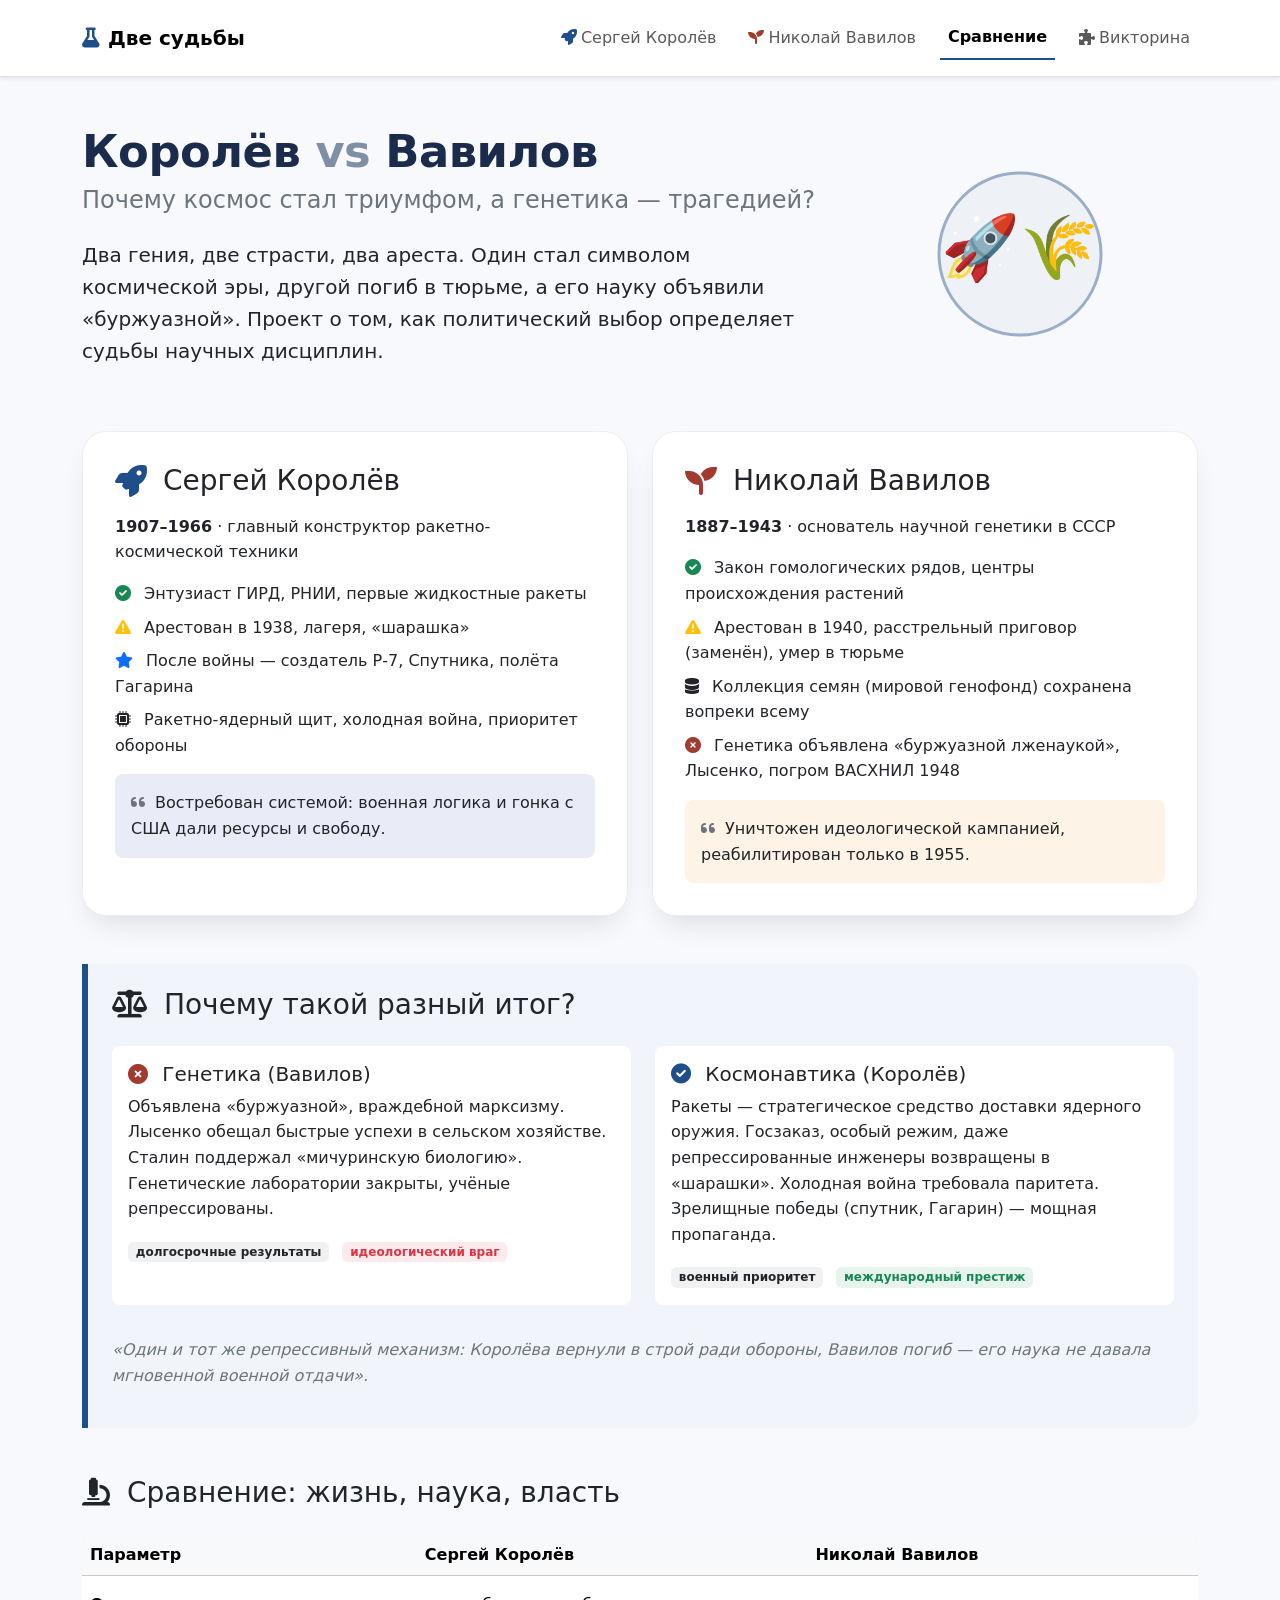
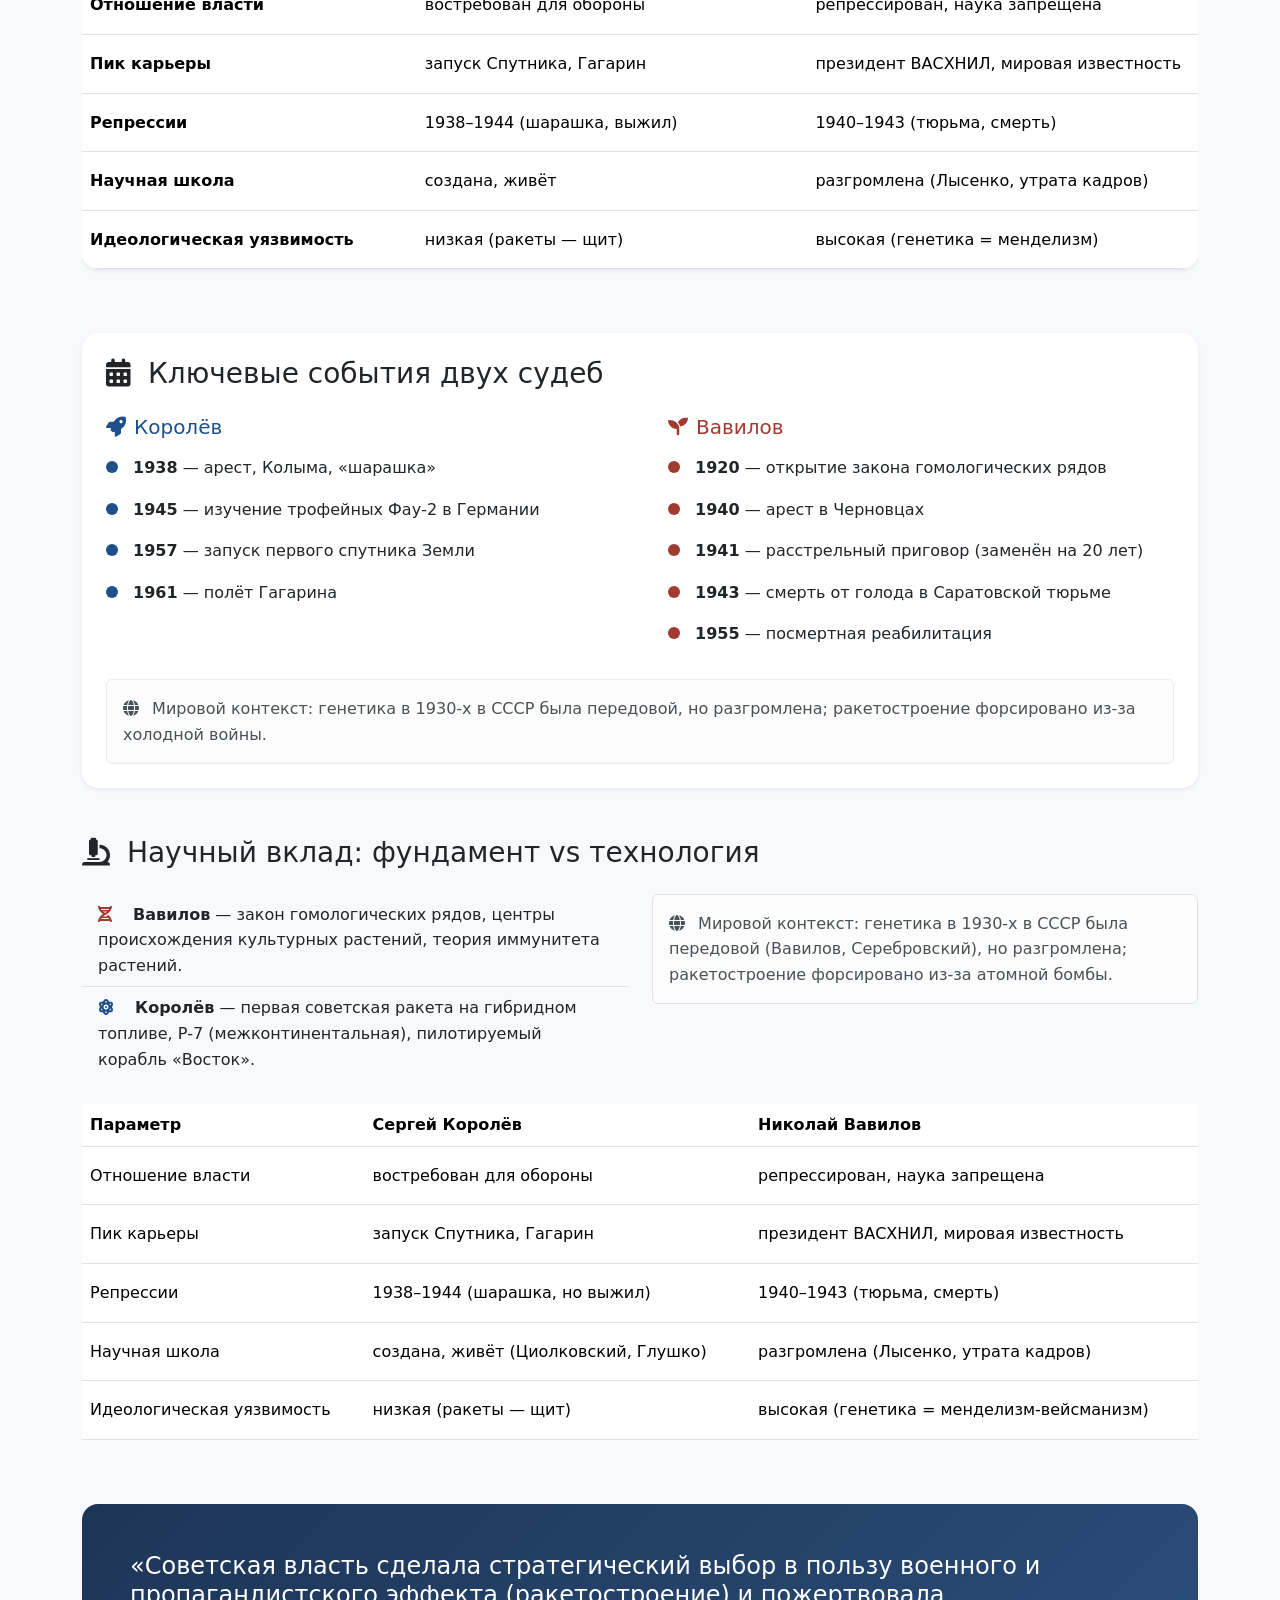
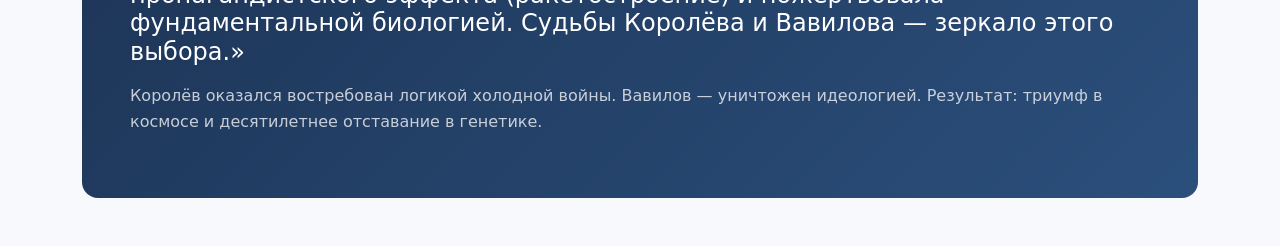
<file: index.html>
<!DOCTYPE html>
<html lang="ru">
<head>
    <meta charset="UTF-8">
    <meta name="viewport" content="width=device-width, initial-scale=1.0">
    <title>Две судьбы: Королёв и Вавилов | Главная</title>
    <link href="https://cdn.jsdelivr.net/npm/bootstrap@5.3.2/dist/css/bootstrap.min.css" rel="stylesheet">
    <link rel="stylesheet" href="https://cdnjs.cloudflare.com/ajax/libs/font-awesome/6.0.0-beta3/css/all.min.css">
    <link rel="stylesheet" href="style.css">
</head>
<body>

    <!-- навигация -->
    <nav class="navbar navbar-expand-lg bg-white py-3 border-bottom shadow-sm">
        <div class="container">
            <a class="navbar-brand fw-bold" href="index.html">
                <i class="fas fa-flask me-2" style="color:#1e4f8a;"></i>Две судьбы
            </a>
            <button class="navbar-toggler" type="button" data-bs-toggle="collapse" data-bs-target="#navbarNav">
                <span class="navbar-toggler-icon"></span>
            </button>
            <div class="collapse navbar-collapse" id="navbarNav">
            <ul class="navbar-nav ms-auto align-items-center gap-3">
                <li class="nav-item"><a class="nav-link" href="korolev.html"><i class="fas fa-rocket korolev-color me-1"></i>Сергей Королёв</a></li>
                <li class="nav-item"><a class="nav-link" href="vavilov.html"><i class="fas fa-seedling vavilov-color me-1"></i>Николай Вавилов</a></li>
                <li class="nav-item"><a class="nav-link active" href="index.html">Сравнение</a></li>
                <li class="nav-item"><a class="nav-link" href="quiz.html"><i class="fas fa-puzzle-piece me-1"></i>Викторина</a></li>
            </ul>
        </div>
        </div>
    </nav>

    <!-- главная шапка -->
    <div class="container mt-5">
        <div class="row align-items-center g-4">
            <div class="col-lg-8">
                <h1 class="hero-title">Королёв <span style="color:#7f8fa6;">vs</span> Вавилов</h1>
                <h4 class="text-secondary fw-light">Почему космос стал триумфом, а генетика — трагедией?</h4>
                <p class="lead mt-4">Два гения, две страсти, два ареста. Один стал символом космической эры, другой погиб в тюрьме, а его науку объявили «буржуазной». Проект о том, как политический выбор определяет судьбы научных дисциплин.</p>
            </div>
            <div class="col-lg-4 text-center">
                <img src="data:image/svg+xml,%3Csvg xmlns='http://www.w3.org/2000/svg' viewBox='0 0 120 120'%3E%3Ccircle cx='60' cy='60' r='54' fill='%23eef2f7' stroke='%239aaec9' stroke-width='2'/%3E%3Ctext x='60' y='70' font-size='42' text-anchor='middle' fill='%23344e6c' font-family='Arial'%3E🚀🌾%3C/text%3E%3C/svg%3E" alt="символы" class="img-fluid" style="max-width:180px;">
            </div>
        </div>
    </div>

    <!-- краткие биографии (карточки) -->
    <div class="container my-5">
        <div class="row g-4">
            <!-- Королёв -->
            <div class="col-md-6">
                <div class="section-card">
                    <div class="d-flex align-items-center mb-3">
                        <i class="fas fa-rocket fa-2x korolev-color me-3"></i>
                        <h2 class="h3 mb-0">Сергей Королёв</h2>
                    </div>
                    <p><span class="fw-bold">1907–1966</span> · главный конструктор ракетно-космической техники</p>
                    <ul class="list-unstyled">
                        <li class="mb-2"><i class="fas fa-check-circle text-success me-2"></i> Энтузиаст ГИРД, РНИИ, первые жидкостные ракеты</li>
                        <li class="mb-2"><i class="fas fa-exclamation-triangle text-warning me-2"></i> Арестован в 1938, лагеря, «шарашка»</li>
                        <li class="mb-2"><i class="fas fa-star text-primary me-2"></i> После войны — создатель Р-7, Спутника, полёта Гагарина</li>
                        <li class="mb-2"><i class="fas fa-microchip me-2"></i> Ракетно‑ядерный щит, холодная война, приоритет обороны</li>
                    </ul>
                    <div class="bg-soft-primary p-3 rounded-3 mt-3">
                        <i class="fas fa-quote-left me-1 text-secondary"></i> Востребован системой: военная логика и гонка с США дали ресурсы и свободу.
                    </div>
                </div>
            </div>
            <!-- Вавилов -->
            <div class="col-md-6">
                <div class="section-card">
                    <div class="d-flex align-items-center mb-3">
                        <i class="fas fa-seedling fa-2x vavilov-color me-3"></i>
                        <h2 class="h3 mb-0">Николай Вавилов</h2>
                    </div>
                    <p><span class="fw-bold">1887–1943</span> · основатель научной генетики в СССР</p>
                    <ul class="list-unstyled">
                        <li class="mb-2"><i class="fas fa-check-circle text-success me-2"></i> Закон гомологических рядов, центры происхождения растений</li>
                        <li class="mb-2"><i class="fas fa-exclamation-triangle text-warning me-2"></i> Арестован в 1940, расстрельный приговор (заменён), умер в тюрьме</li>
                        <li class="mb-2"><i class="fas fa-database me-2"></i> Коллекция семян (мировой генофонд) сохранена вопреки всему</li>
                        <li class="mb-2"><i class="fas fa-times-circle vavilov-color me-2"></i> Генетика объявлена «буржуазной лженаукой», Лысенко, погром ВАСХНИЛ 1948</li>
                    </ul>
                    <div class="bg-soft-warning p-3 rounded-3 mt-3">
                        <i class="fas fa-quote-left me-1 text-secondary"></i> Уничтожен идеологической кампанией, реабилитирован только в 1955.
                    </div>
                </div>
            </div>
        </div>
    </div>

    <!-- Сравнительная матрица / почему генетика забыта, а космос поддержан -->
    <div class="container my-5">
        <div class="border-accent-left py-4 pe-4">
            <h3 class="mb-4"><i class="fas fa-balance-scale me-2"></i> Почему такой разный итог?</h3>
            <div class="row">
                <div class="col-md-6 mb-3">
                    <div class="p-3 bg-white rounded-3 h-100">
                        <h5><i class="fas fa-times-circle vavilov-color me-2"></i> Генетика (Вавилов)</h5>
                        <p>Объявлена «буржуазной», враждебной марксизму. Лысенко обещал быстрые успехи в сельском хозяйстве. Сталин поддержал «мичуринскую биологию». Генетические лаборатории закрыты, учёные репрессированы.</p>
                        <span class="badge bg-secondary bg-opacity-10 text-dark">долгосрочные результаты</span> <span class="badge bg-danger bg-opacity-10 text-danger ms-2">идеологический враг</span>
                    </div>
                </div>
                <div class="col-md-6 mb-3">
                    <div class="p-3 bg-white rounded-3 h-100">
                        <h5><i class="fas fa-check-circle korolev-color me-2"></i> Космонавтика (Королёв)</h5>
                        <p>Ракеты — стратегическое средство доставки ядерного оружия. Госзаказ, особый режим, даже репрессированные инженеры возвращены в «шарашки». Холодная война требовала паритета. Зрелищные победы (спутник, Гагарин) — мощная пропаганда.</p>
                        <span class="badge bg-secondary bg-opacity-10 text-dark">военный приоритет</span> <span class="badge bg-success bg-opacity-10 text-success ms-2">международный престиж</span>
                    </div>
                </div>
            </div>
            <p class="mt-3 fst-italic text-secondary">«Один и тот же репрессивный механизм: Королёва вернули в строй ради обороны, Вавилов погиб — его наука не давала мгновенной военной отдачи».</p>
        </div>
    </div>

    <div class="container my-5">
        <h3 class="mb-4"><i class="fas fa-microscope me-2"></i> Сравнение: жизнь, наука, власть</h3>
        <div class="table-responsive">
            <table class="table comparison-table align-middle bg-white rounded-4 overflow-hidden shadow-sm">
                <thead class="table-light">
                    <tr><th style="width: 30%">Параметр</th><th style="width: 35%">Сергей Королёв</th><th style="width: 35%">Николай Вавилов</th></tr>
                </thead>
                <tbody>
                    <tr><td class="fw-bold">Отношение власти</td><td class="korolev-color">востребован для обороны</td><td class="vavilov-color">репрессирован, наука запрещена</td></tr>
                    <tr><td class="fw-bold">Пик карьеры</td><td>запуск Спутника, Гагарин</td><td>президент ВАСХНИЛ, мировая известность</td></tr>
                    <tr><td class="fw-bold">Репрессии</td><td>1938–1944 (шарашка, выжил)</td><td>1940–1943 (тюрьма, смерть)</td></tr>
                    <tr><td class="fw-bold">Научная школа</td><td>создана, живёт</td><td>разгромлена (Лысенко, утрата кадров)</td></tr>
                    <tr><td class="fw-bold">Идеологическая уязвимость</td><td>низкая (ракеты — щит)</td><td>высокая (генетика = менделизм)</td></tr>
                </tbody>
            </table>
        </div>
    </div>


    <!-- интерактивный блок: временная шкала и судьбы (js) -->
    <div class="container my-5">
        <div class="bg-white rounded-4 p-4 shadow-sm">
            <h3 class="mb-4"><i class="fas fa-calendar-alt me-2"></i> Ключевые события двух судеб</h3>
            <div class="row g-4">
                <div class="col-md-6">
                    <div class="border-end-md pe-3">
                        <h5 class="korolev-color"><i class="fas fa-rocket me-2"></i>Королёв</h5>
                        <ul class="list-unstyled mt-3">
                            <li class="mb-3"><span class="timeline-dot blue"></span> <strong>1938</strong> — арест, Колыма, «шарашка»</li>
                            <li class="mb-3"><span class="timeline-dot blue"></span> <strong>1945</strong> — изучение трофейных Фау-2 в Германии</li>
                            <li class="mb-3"><span class="timeline-dot blue"></span> <strong>1957</strong> — запуск первого спутника Земли</li>
                            <li class="mb-3"><span class="timeline-dot blue"></span> <strong>1961</strong> — полёт Гагарина</li>
                        </ul>
                    </div>
                </div>
                <div class="col-md-6">
                    <div class="ps-3">
                        <h5 class="vavilov-color"><i class="fas fa-seedling me-2"></i>Вавилов</h5>
                        <ul class="list-unstyled mt-3">
                            <li class="mb-3"><span class="timeline-dot red"></span> <strong>1920</strong> — открытие закона гомологических рядов</li>
                            <li class="mb-3"><span class="timeline-dot red"></span> <strong>1940</strong> — арест в Черновцах</li>
                            <li class="mb-3"><span class="timeline-dot red"></span> <strong>1941</strong> — расстрельный приговор (заменён на 20 лет)</li>
                            <li class="mb-3"><span class="timeline-dot red"></span> <strong>1943</strong> — смерть от голода в Саратовской тюрьме</li>
                            <li class="mb-3"><span class="timeline-dot red"></span> <strong>1955</strong> — посмертная реабилитация</li>
                        </ul>
                    </div>
                </div>
            </div>
            <div class="alert alert-light mt-3 mb-0">
                <i class="fas fa-globe me-2"></i> Мировой контекст: генетика в 1930-х в СССР была передовой, но разгромлена; ракетостроение форсировано из-за холодной войны.
            </div>
        </div>
</div>

<!-- научные достижения (кратко) + таблица сравнения -->
    <div class="container my-5">
        <h3 class="mb-4"><i class="fas fa-microscope me-2"></i> Научный вклад: фундамент vs технология</h3>
        <div class="row">
            <div class="col-lg-6">
                <ul class="list-group list-group-flush bg-transparent">
                    <li class="list-group-item bg-transparent"><i class="fas fa-dna vavilov-color me-3"></i> <strong>Вавилов</strong> — закон гомологических рядов, центры происхождения культурных растений, теория иммунитета растений.</li>
                    <li class="list-group-item bg-transparent"><i class="fas fa-atom korolev-color me-3"></i> <strong>Королёв</strong> — первая советская ракета на гибридном топливе, Р-7 (межконтинентальная), пилотируемый корабль «Восток».</li>
                </ul>
            </div>
        <div class="col-lg-6">
            <div class="alert alert-light border">
                <i class="fas fa-globe me-2"></i> Мировой контекст: генетика в 1930-х в СССР была передовой (Вавилов, Серебровский), но разгромлена; ракетостроение форсировано из-за атомной бомбы.
            </div>
        </div>
    </div>

    <!-- краткая таблица сравнения -->
    <div class="table-responsive mt-4">
        <table class="table comparison-table align-middle">
            <thead>
                <tr><th>Параметр</th><th>Сергей Королёв</th><th>Николай Вавилов</th></tr>
            </thead>
            <tbody>
                <tr><td>Отношение власти</td><td class="korolev-color">востребован для обороны</td><td class="vavilov-color">репрессирован, наука запрещена</td></tr>
                <tr><td>Пик карьеры</td><td>запуск Спутника, Гагарин</td><td>президент ВАСХНИЛ, мировая известность</td></tr>
                <tr><td>Репрессии</td><td>1938–1944 (шарашка, но выжил)</td><td>1940–1943 (тюрьма, смерть)</td></tr>
                <tr><td>Научная школа</td><td>создана, живёт (Циолковский, Глушко)</td><td>разгромлена (Лысенко, утрата кадров)</td></tr>
                <tr><td>Идеологическая уязвимость</td><td>низкая (ракеты — щит)</td><td>высокая (генетика = менделизм-вейсманизм)</td></tr>
            </tbody>
        </table>
    </div>
</div>

    <!-- вывод (цитата) -->
    <div class="container my-5">
        <div class="p-5 text-white rounded-4" style="background: linear-gradient(135deg, #1d3557 0%, #2b4f7c 100%);">
            <h4 class="fw-light">«Советская власть сделала стратегический выбор в пользу военного и пропагандистского эффекта (ракетостроение) и пожертвовала фундаментальной биологией. Судьбы Королёва и Вавилова — зеркало этого выбора.»</h4>
            <p class="mt-3 opacity-75">Королёв оказался востребован логикой холодной войны. Вавилов — уничтожен идеологией. Результат: триумф в космосе и десятилетнее отставание в генетике.</p>
        </div>
    </div>


<!-- Bootstrap JS (для интерактива не обязателен, но подключим) + нативный JS для кнопок -->
<script>
    (function() {
        // Данные для смены текста в карточках
        const timelineData = {
            '1938': {
                korolev: '1938 — арест Королёва по обвинению во вредительстве. Этап на Колыму, затем работа в “шарашке” (ЦКБ-29 НКВД) над ракетными проектами.',
                vavilov: 'Вавилов ещё на свободе, директор ВИР, но травля генетики усиливается, Лысенко набирает влияние.'
            },
            '1940': {
                korolev: 'Королёв продолжает работу в тюремном КБ (ОКБ-16), занимается ракетными ускорителями.',
                vavilov: '1940 — арест Николая Вавилова на Украине. Приговор: расстрел (заменён 20 годами). Тюрьмы, Саратов.'
            },
            '1945': {
                korolev: '1945 — Королёв в составе комиссии в Германии изучает трофейные Фау-2. Восстанавливается в правах.',
                vavilov: 'Вавилова уже нет в живых (умер 1943). Его имя вычеркнуто из научной повестки.'
            },
            '1943': {
                korolev: 'Королёв работает над боевыми ракетами, формально ещё заключённый (освобождён в 1944).',
                vavilov: '26 января 1943 — Николай Вавилов умирает в тюремной больнице Саратова. Реабилитирован в 1955.'
            },
            '1957': {
                korolev: '4 октября 1957 — запуск Первого искусственного спутника Земли (ракета Р-7). Триумф Королёва.',
                vavilov: 'Научные труды Вавилова постепенно возвращаются, но генетика в СССР всё ещё под запретом до 1965.'
            },
            '1948': {
                korolev: 'Королёв разрабатывает ракету Р-5, ставшую основой для ядерного щита. Работает в подмосковном Подлипках.',
                vavilov: 'Август 1948 — сессия ВАСХНИЛ: Лысенко громит генетику. Генетические лаборатории закрыты. Учение Вавилова объявлено лженаукой.'
            },
            'reset': {
                korolev: 'В 1938 арестован, осуждён как «вредитель». Колыма, затем работа в закрытом КБ (Туполев). После войны — главный конструктор баллистических ракет.',
                vavilov: 'Арестован в 1940 по делу о «Трудовой крестьянской партии». Расстрельный приговор заменён 20 годами. Умер от голода в тюремной больнице 1943.'
            }
        };

        const korolevText = document.getElementById('korolev-event-text');
        const vavilovText = document.getElementById('vavilov-event-text');
        const comment = document.getElementById('dynamic-comment');
        const buttons = document.querySelectorAll('.timeline-btn');

        function updateFocus(year) {
            if (year === 'reset') {
                korolevText.innerText = timelineData['reset'].korolev;
                vavilovText.innerText = timelineData['reset'].vavilov;
                comment.innerHTML = '* исходное состояние (базовые биографии)';
            } else if (timelineData[year]) {
                korolevText.innerText = timelineData[year].korolev;
                vavilovText.innerText = timelineData[year].vavilov;
                comment.innerHTML = `* фокус на событиях ${year} года.`;
            }

            // небольшая анимация подсветки
            document.getElementById('korolev-card-focus').classList.add('border-primary');
            document.getElementById('vavilov-card-focus').classList.add('border-danger');
        }

        buttons.forEach(btn => {
            btn.addEventListener('click', (e) => {
                const year = btn.getAttribute('data-year');
                updateFocus(year);
            });
        });

        // инициализация
        updateFocus('reset');
    })();
</script>
<script src="https://cdn.jsdelivr.net/npm/bootstrap@5.3.2/dist/js/bootstrap.bundle.min.js"></script>
</body>
</html>
</file>
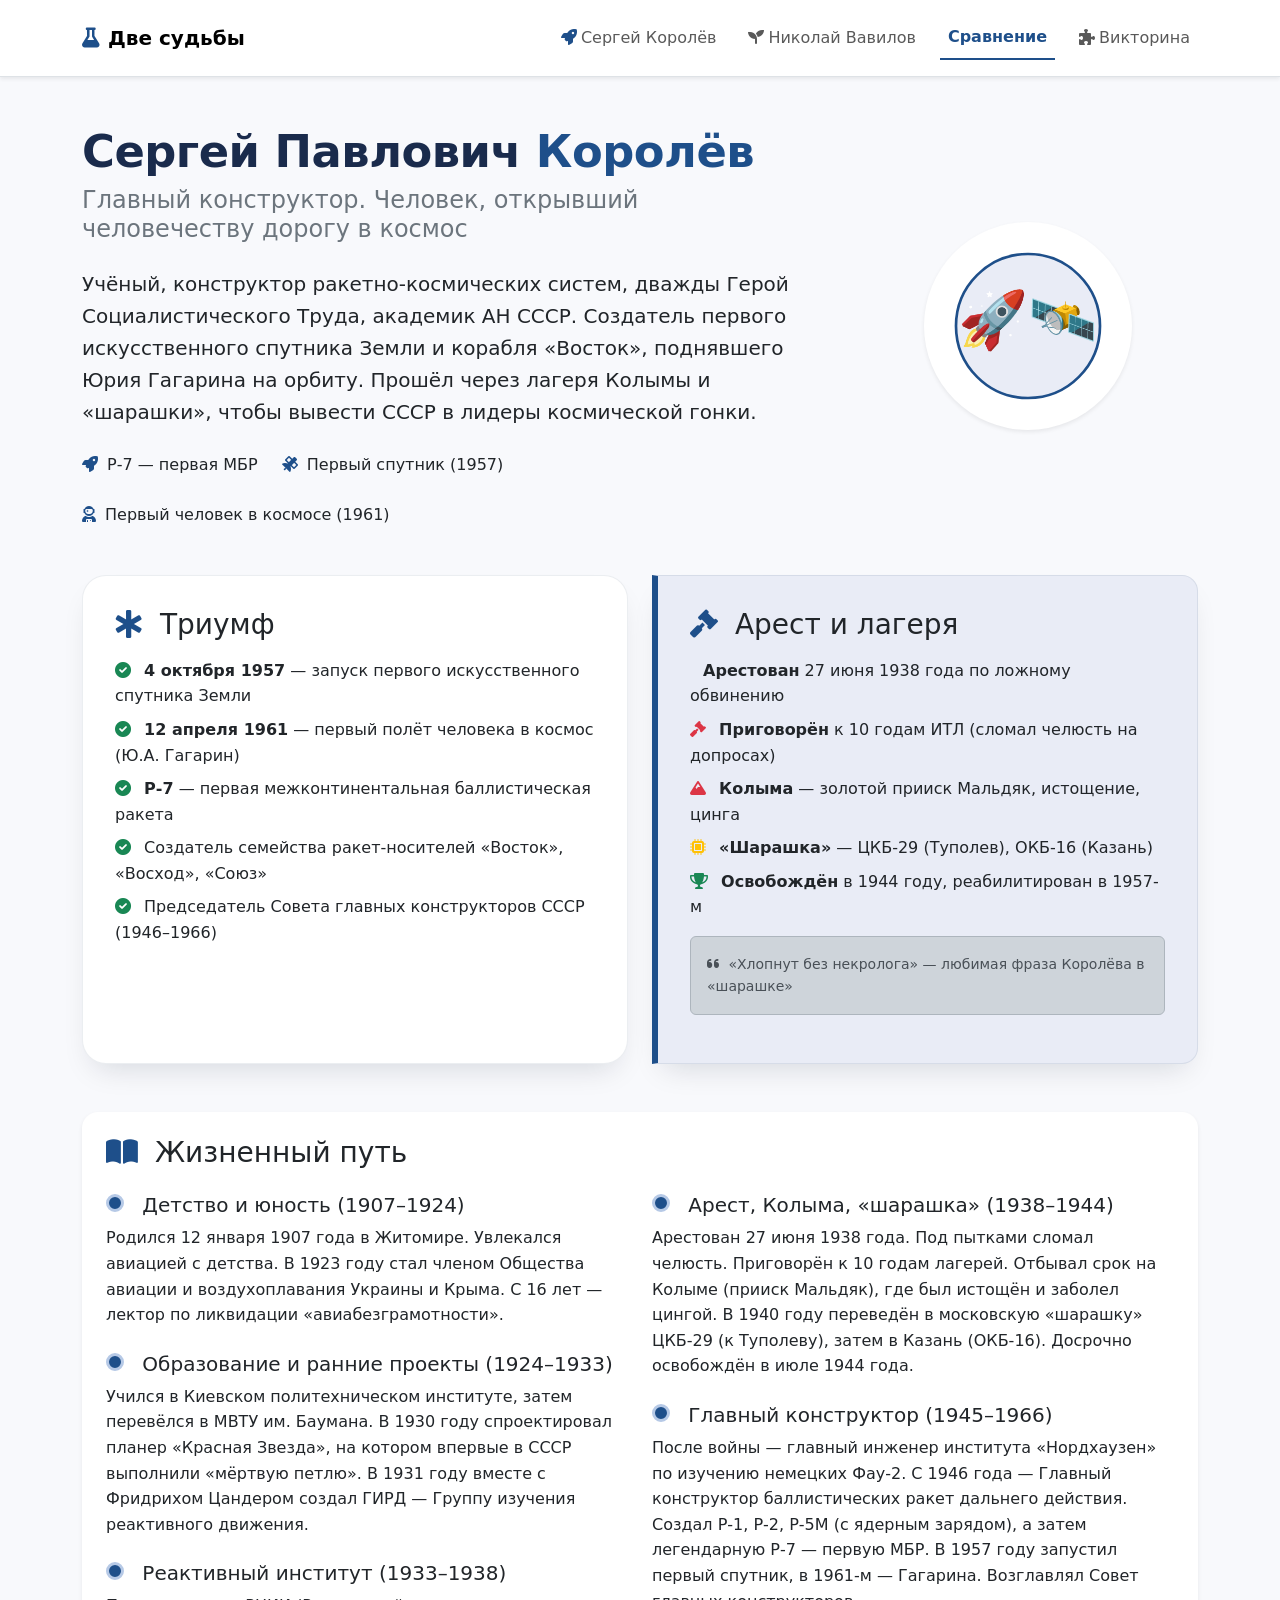
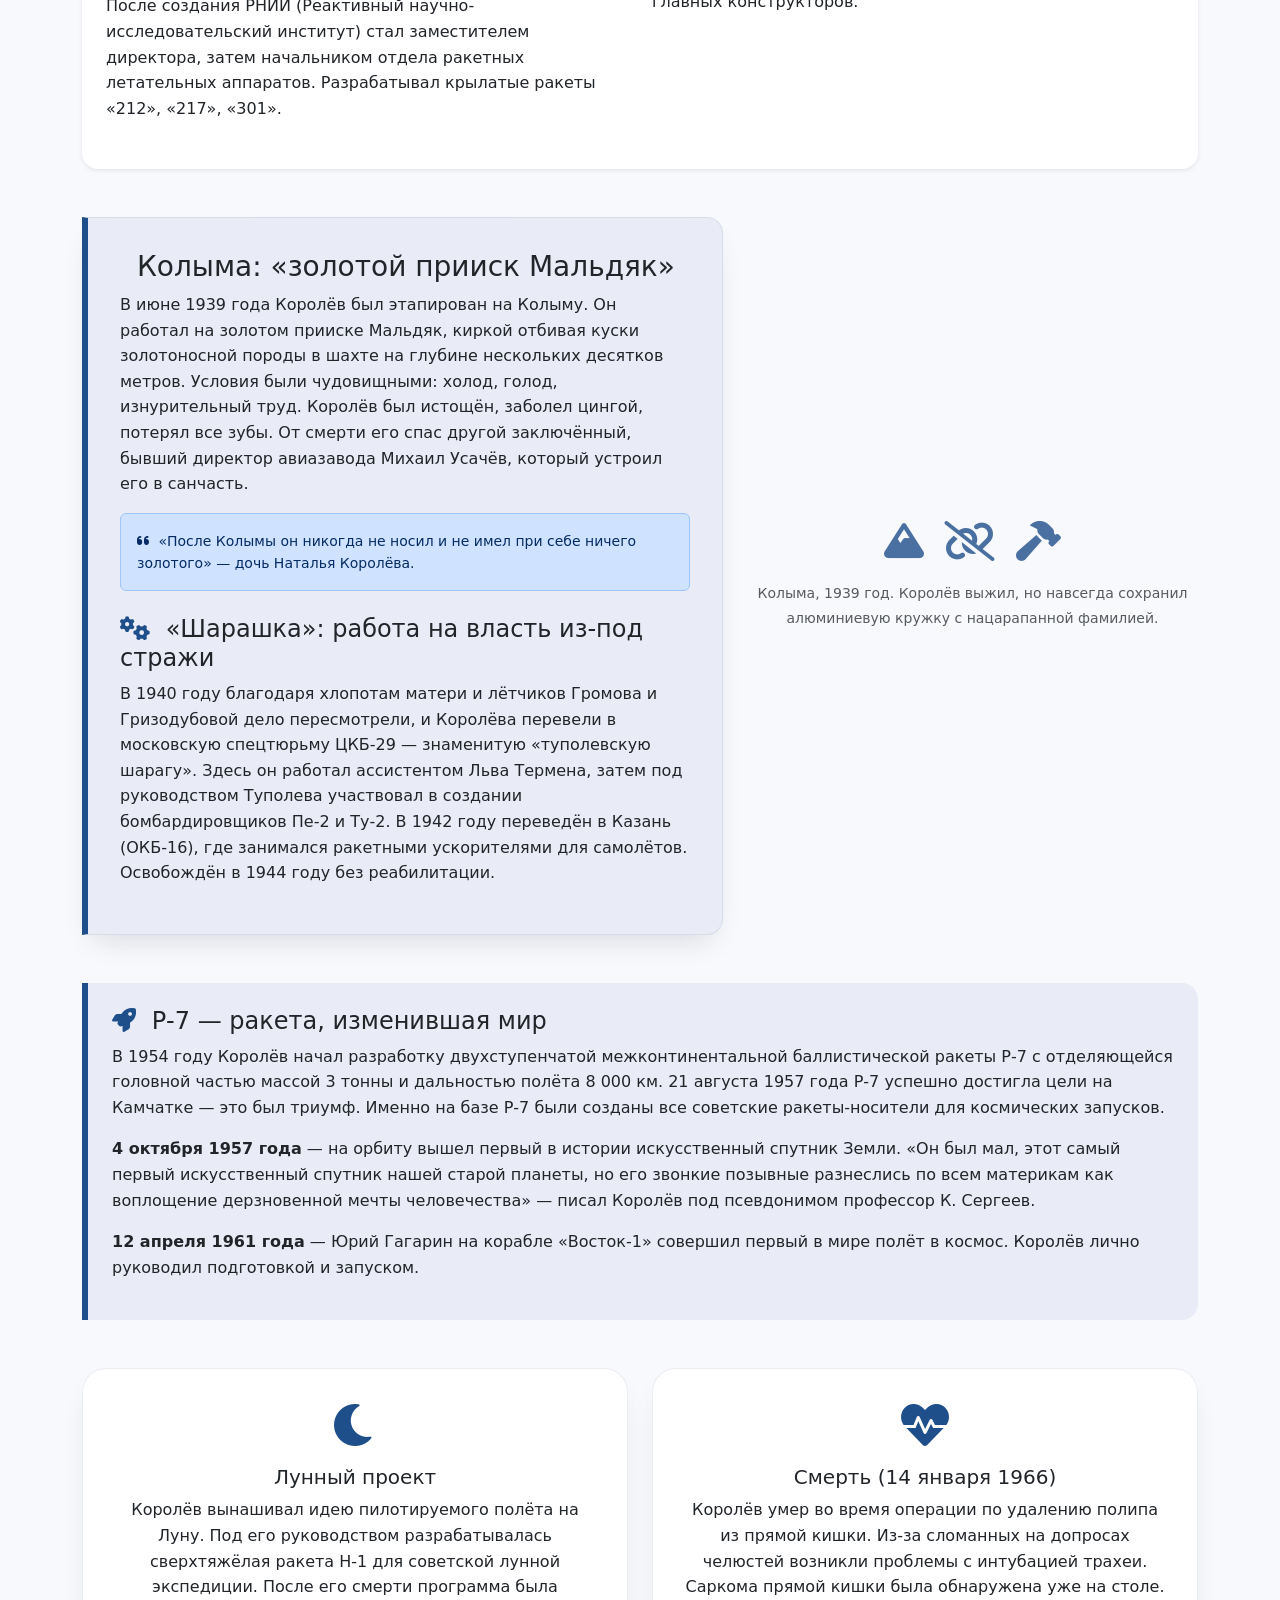
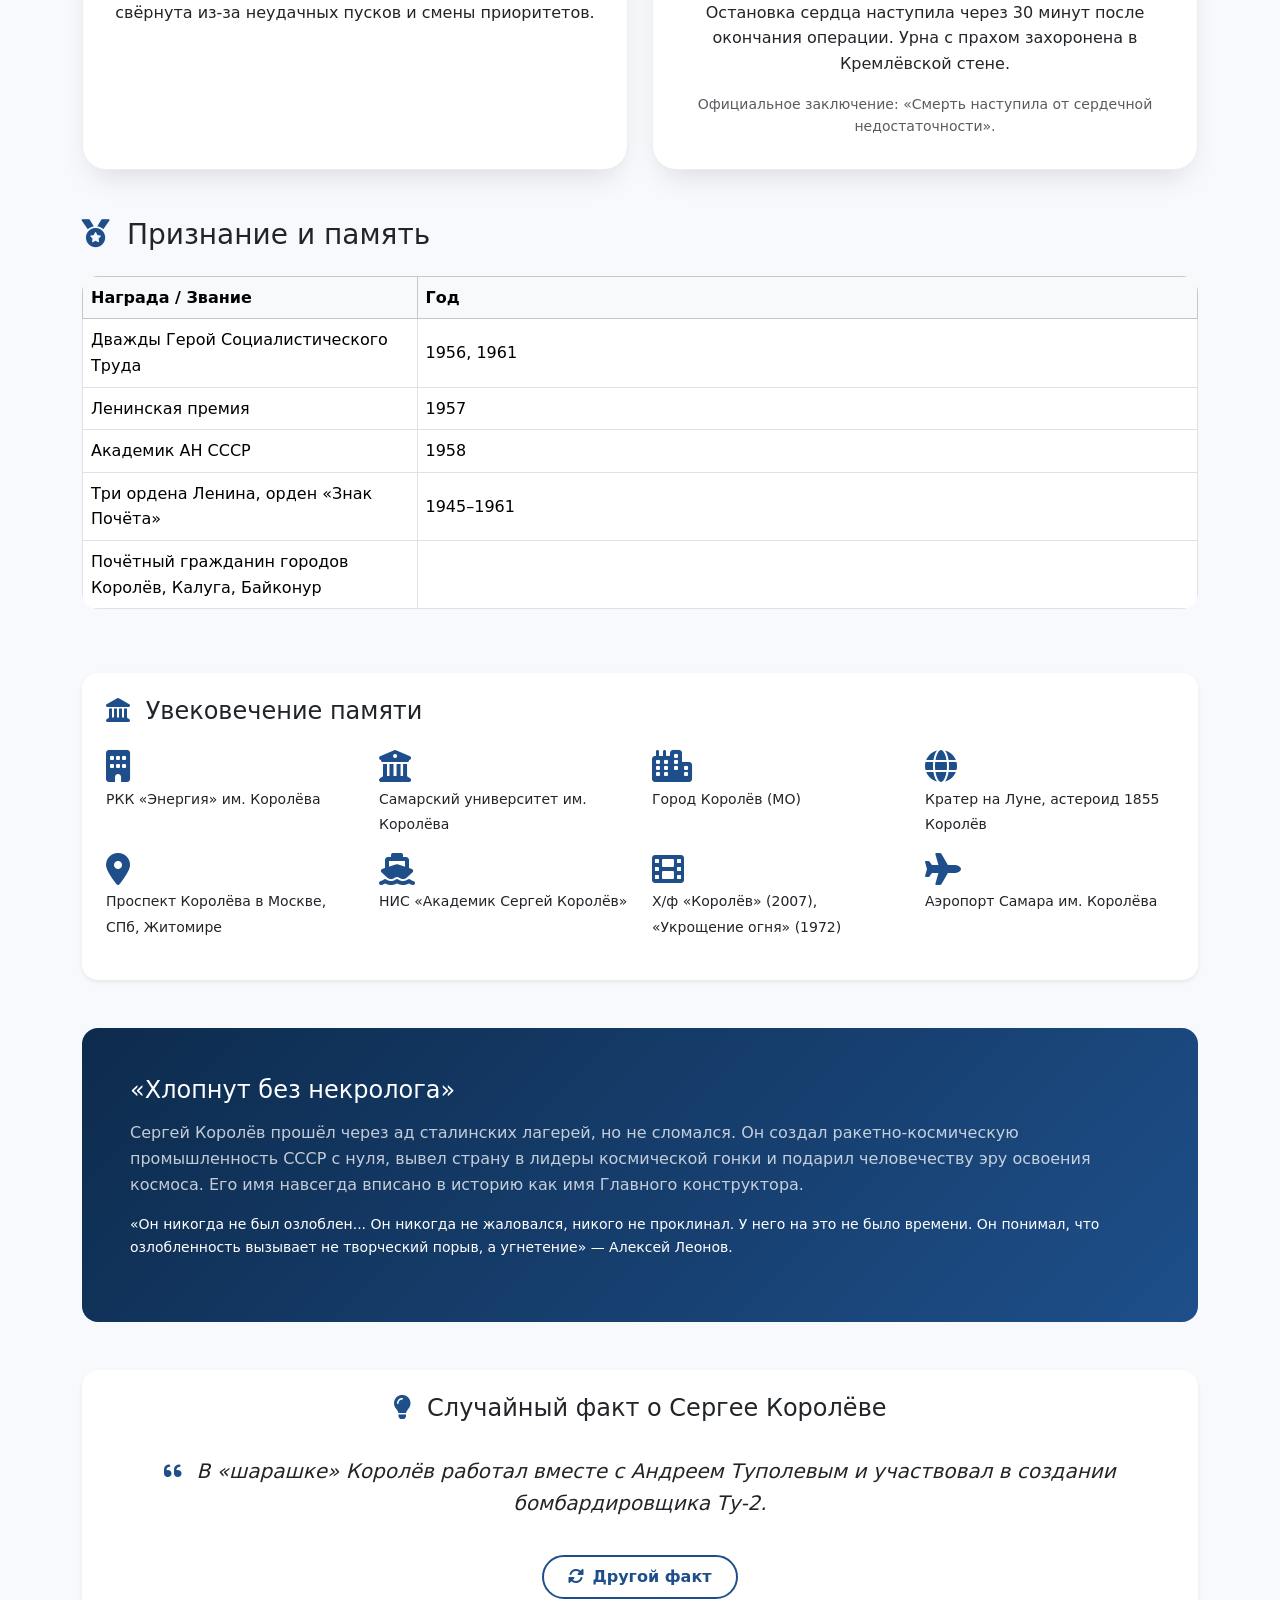
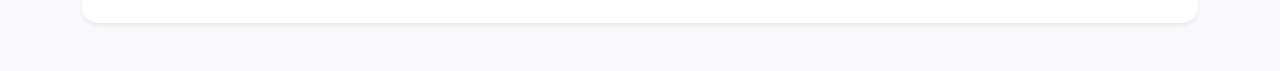
<file: korolev.html>
<!DOCTYPE html>
<html lang="ru">
<head>
    <meta charset="UTF-8">
    <meta name="viewport" content="width=device-width, initial-scale=1.0">
    <title> Две судьбы | Сергей Королёв </title>
    <link href="https://cdn.jsdelivr.net/npm/bootstrap@5.3.2/dist/css/bootstrap.min.css" rel="stylesheet">
    <link rel="stylesheet" href="https://cdnjs.cloudflare.com/ajax/libs/font-awesome/6.0.0-beta3/css/all.min.css">
    <style>
        body {
            background-color: #f8f9fc;
            font-family: 'Segoe UI', Roboto, system-ui, sans-serif;
            line-height: 1.6;
        }
        .korolev-color { color: #1e4f8a; }
        .korolev-bg-light { background-color: #e9ecf6; }
        .hero-title {
            font-weight: 700;
            font-size: 2.8rem;
            letter-spacing: -0.5px;
            color: #1a2b4c;
        }
        .section-card {
            background: white;
            border-radius: 1.5rem;
            padding: 2rem;
            box-shadow: 0 15px 30px -12px rgba(0,20,40,0.15);
            border: 1px solid rgba(0,40,80,0.08);
            height: 100%;
            transition: transform 0.2s;
        }
        .section-card:hover {
            transform: translateY(-4px);
        }
        .badge-science {
            background-color: #2b5f8a;
            color: white;
            font-weight: 500;
            padding: 6px 16px;
            border-radius: 40px;
        }
        .border-achievement {
            border-left: 6px solid #1e4f8a;
            background-color: #e9ecf6;
            border-radius: 0 1rem 1rem 0;
        }
        .border-tragedy {
            border-left: 6px solid #1e4f8a;
            background-color: #e9ecf6;
            border-radius: 0 1rem 1rem 0;
        }
        .timeline-dot-blue {
            width: 18px;
            height: 18px;
            background-color: #1e4f8a;
            border-radius: 50%;
            display: inline-block;
            margin-right: 12px;
            border: 3px solid #b6c9e6;
        }
        .prison-quote {
            background: #1a2b4c;
            color: #e0e0e0;
            border-radius: 1rem;
            padding: 1.8rem;
            font-style: italic;
        }
        .btn-outline-korolev {
            border: 2px solid #1e4f8a;
            color: #1e4f8a;
            border-radius: 40px;
            padding: 8px 24px;
            font-weight: 600;
            transition: all 0.2s;
        }
        .btn-outline-korolev:hover {
            background-color: #1e4f8a;
            color: white;
        }
        .nav-link.active {
            font-weight: 600;
            border-bottom: 2px solid #1e4f8a;
            color: #1e4f8a !important;
        }
        footer a {
            color: #6c757d;
            text-decoration: none;
        }
        footer a:hover { color: #1e4f8a; }
        .achievement-icon {
            font-size: 2.5rem;
            color: #1e4f8a;
            opacity: 0.8;
        }
    </style>
</head>
<body>

    <!-- навигация -->
    <nav class="navbar navbar-expand-lg bg-white py-3 border-bottom shadow-sm">
        <div class="container">
            <a class="navbar-brand fw-bold" href="index.html">
                <i class="fas fa-flask me-2" style="color:#1e4f8a;"></i>Две судьбы
            </a>
            <button class="navbar-toggler" type="button" data-bs-toggle="collapse" data-bs-target="#navbarNav">
                <span class="navbar-toggler-icon"></span>
            </button>
            <div class="collapse navbar-collapse" id="navbarNav">
            <ul class="navbar-nav ms-auto align-items-center gap-3">
                <li class="nav-item"><a class="nav-link" href="korolev.html"><i class="fas fa-rocket korolev-color me-1"></i>Сергей Королёв</a></li>
                <li class="nav-item"><a class="nav-link" href="vavilov.html"><i class="fas fa-seedling vavilov-color me-1"></i>Николай Вавилов</a></li>
                <li class="nav-item"><a class="nav-link active" href="index.html">Сравнение</a></li>
                <li class="nav-item"><a class="nav-link" href="quiz.html"><i class="fas fa-puzzle-piece me-1"></i>Викторина</a></li>
            </ul>
        </div>
        </div>
    </nav>


    <div class="container mt-5">
        <div class="row align-items-center g-5">
            <div class="col-lg-8">
                <h1 class="hero-title">Сергей Павлович <span class="korolev-color">Королёв</span></h1>
                <h4 class="text-secondary fw-light">Главный конструктор. Человек, открывший человечеству дорогу в космос</h4>
                <p class="lead mt-4">Учёный, конструктор ракетно-космических систем, дважды Герой Социалистического Труда, академик АН СССР. Создатель первого искусственного спутника Земли и корабля «Восток», поднявшего Юрия Гагарина на орбиту. Прошёл через лагеря Колымы и «шарашки», чтобы вывести СССР в лидеры космической гонки.</p>
                <div class="mt-4 d-flex flex-wrap gap-4">
                    <span><i class="fas fa-rocket korolev-color me-1"></i> Р-7 — первая МБР</span>
                    <span><i class="fas fa-satellite korolev-color me-1"></i> Первый спутник (1957)</span>
                    <span><i class="fas fa-user-astronaut korolev-color me-1"></i> Первый человек в космосе (1961)</span>
                </div>
            </div>
            <div class="col-lg-4 text-center">
                <div class="bg-white rounded-circle p-4 shadow-sm d-inline-block">
                    <img src="data:image/svg+xml,%3Csvg xmlns='http://www.w3.org/2000/svg' viewBox='0 0 120 120'%3E%3Ccircle cx='60' cy='60' r='54' fill='%23e9ecf6' stroke='%231e4f8a' stroke-width='2'/%3E%3Ctext x='60' y='70' font-size='42' text-anchor='middle' fill='%231e4f8a' font-family='Arial'%3E🚀🛰️%3C/text%3E%3C/svg%3E" alt="Королёв" style="width:160px;">
                </div>
            </div>
        </div>
    </div>

    <!-- КЛЮЧЕВЫЕ ФАКТЫ  -->
    <div class="container my-5">
        <div class="row g-4">
            <div class="col-md-6">
                <div class="section-card">
                    <h3><i class="fas fa-star-of-life korolev-color me-2"></i> Триумф</h3>
                    <ul class="list-unstyled mt-3">
                        <li class="mb-2"><i class="fas fa-check-circle text-success me-2"></i> <strong>4 октября 1957</strong> — запуск первого искусственного спутника Земли</li>
                        <li class="mb-2"><i class="fas fa-check-circle text-success me-2"></i> <strong>12 апреля 1961</strong> — первый полёт человека в космос (Ю.А. Гагарин)</li>
                        <li class="mb-2"><i class="fas fa-check-circle text-success me-2"></i> <strong>Р-7</strong> — первая межконтинентальная баллистическая ракета</li>
                        <li class="mb-2"><i class="fas fa-check-circle text-success me-2"></i> Создатель семейства ракет-носителей «Восток», «Восход», «Союз»</li>
                        <li class="mb-2"><i class="fas fa-check-circle text-success me-2"></i> Председатель Совета главных конструкторов СССР (1946–1966)</li>
                    </ul>
                </div>
            </div>
            <div class="col-md-6">
                <div class="section-card border-tragedy">
                    <h3><i class="fas fa-gavel korolev-color me-2"></i> Арест и лагеря</h3>
                    <ul class="list-unstyled mt-3">
                        <li class="mb-2"><i class="fas fa-handcuffs text-danger me-2"></i> <strong>Арестован</strong> 27 июня 1938 года по ложному обвинению</li>
                        <li class="mb-2"><i class="fas fa-gavel text-danger me-2"></i> <strong>Приговорён</strong> к 10 годам ИТЛ (сломал челюсть на допросах)</li>
                        <li class="mb-2"><i class="fas fa-mountain text-danger me-2"></i> <strong>Колыма</strong> — золотой прииск Мальдяк, истощение, цинга</li>
                        <li class="mb-2"><i class="fas fa-microchip text-warning me-2"></i> <strong>«Шарашка»</strong> — ЦКБ-29 (Туполев), ОКБ-16 (Казань)</li>
                        <li class="mb-2"><i class="fas fa-trophy text-success me-2"></i> <strong>Освобождён</strong> в 1944 году, реабилитирован в 1957-м</li>
                    </ul>
                    <div class="alert alert-dark mt-3 small">
                        <i class="fas fa-quote-left me-1"></i> «Хлопнут без некролога» — любимая фраза Королёва в «шарашке»
                    </div>
                </div>
            </div>
        </div>
    </div>

    <!--  БИОГРАФИЯ  -->
    <div class="container my-5">
        <div class="bg-white rounded-4 p-4 shadow-sm">
            <h3 class="mb-4"><i class="fas fa-book-open korolev-color me-2"></i> Жизненный путь</h3>
            
            <div class="row g-4">
                <div class="col-md-6">
                    <div class="mb-4">
                        <h5><span class="timeline-dot-blue"></span> Детство и юность (1907–1924)</h5>
                        <p>Родился 12 января 1907 года в Житомире. Увлекался авиацией с детства. В 1923 году стал членом Общества авиации и воздухоплавания Украины и Крыма. С 16 лет — лектор по ликвидации «авиабезграмотности».</p>
                    </div>
                    <div class="mb-4">
                        <h5><span class="timeline-dot-blue"></span> Образование и ранние проекты (1924–1933)</h5>
                        <p>Учился в Киевском политехническом институте, затем перевёлся в МВТУ им. Баумана. В 1930 году спроектировал планер «Красная Звезда», на котором впервые в СССР выполнили «мёртвую петлю». В 1931 году вместе с Фридрихом Цандером создал ГИРД — Группу изучения реактивного движения.</p>
                    </div>
                    <div class="mb-4">
                        <h5><span class="timeline-dot-blue"></span> Реактивный институт (1933–1938)</h5>
                        <p>После создания РНИИ (Реактивный научно-исследовательский институт) стал заместителем директора, затем начальником отдела ракетных летательных аппаратов. Разрабатывал крылатые ракеты «212», «217», «301».</p>
                    </div>
                </div>
                <div class="col-md-6">
                    <div class="mb-4">
                        <h5><span class="timeline-dot-blue"></span> Арест, Колыма, «шарашка» (1938–1944)</h5>
                        <p>Арестован 27 июня 1938 года. Под пытками сломал челюсть. Приговорён к 10 годам лагерей. Отбывал срок на Колыме (прииск Мальдяк), где был истощён и заболел цингой. В 1940 году переведён в московскую «шарашку» ЦКБ-29 (к Туполеву), затем в Казань (ОКБ-16). Досрочно освобождён в июле 1944 года.</p>
                    </div>
                    <div class="mb-4">
                        <h5><span class="timeline-dot-blue"></span> Главный конструктор (1945–1966)</h5>
                        <p>После войны — главный инженер института «Нордхаузен» по изучению немецких Фау-2. С 1946 года — Главный конструктор баллистических ракет дальнего действия. Создал Р-1, Р-2, Р-5М (с ядерным зарядом), а затем легендарную Р-7 — первую МБР. В 1957 году запустил первый спутник, в 1961-м — Гагарина. Возглавлял Совет главных конструкторов.</p>
                    </div>
                </div>
            </div>
        </div>
    </div>

    <!--  КОЛЫМА И ШАРАШКА  -->
    <div class="container my-5">
        <div class="row g-4 align-items-center">
            <div class="col-md-7">
                <div class="section-card border-tragedy">
                    <h3><i class="fas fa-skull-crosswalk korolev-color me-2"></i> Колыма: «золотой прииск Мальдяк»</h3>
                    <p>В июне 1939 года Королёв был этапирован на Колыму. Он работал на золотом прииске Мальдяк, киркой отбивая куски золотоносной породы в шахте на глубине нескольких десятков метров. Условия были чудовищными: холод, голод, изнурительный труд. Королёв был истощён, заболел цингой, потерял все зубы. От смерти его спас другой заключённый, бывший директор авиазавода Михаил Усачёв, который устроил его в санчасть.</p>
                    <div class="alert alert-primary mt-3 small">
                        <i class="fas fa-quote-left me-1"></i> «После Колымы он никогда не носил и не имел при себе ничего золотого» — дочь Наталья Королёва.
                    </div>
                    <h4 class="mt-4"><i class="fas fa-cogs korolev-color me-2"></i> «Шарашка»: работа на власть из-под стражи</h4>
                    <p>В 1940 году благодаря хлопотам матери и лётчиков Громова и Гризодубовой дело пересмотрели, и Королёва перевели в московскую спецтюрьму ЦКБ-29 — знаменитую «туполевскую шарагу». Здесь он работал ассистентом Льва Термена, затем под руководством Туполева участвовал в создании бомбардировщиков Пе-2 и Ту-2. В 1942 году переведён в Казань (ОКБ-16), где занимался ракетными ускорителями для самолётов. Освобождён в 1944 году без реабилитации.</p>
                </div>
            </div>
            <div class="col-md-5 text-center">
                <i class="fas fa-mountain achievement-icon"></i>
                <i class="fas fa-chain-broken achievement-icon ms-3"></i>
                <i class="fas fa-hammer achievement-icon ms-3 mt-3 d-inline-block"></i>
                <p class="mt-3 text-muted"><small>Колыма, 1939 год. Королёв выжил, но навсегда сохранил алюминиевую кружку с нацарапанной фамилией.</small></p>
            </div>
        </div>
    </div>

    <!--  РАКЕТЫ И СПУТНИК  -->
    <div class="container my-5">
        <div class="border-achievement p-4">
            <h4><i class="fas fa-rocket korolev-color me-2"></i> Р-7 — ракета, изменившая мир</h4>
            <p>В 1954 году Королёв начал разработку двухступенчатой межконтинентальной баллистической ракеты Р-7 с отделяющейся головной частью массой 3 тонны и дальностью полёта 8 000 км. 21 августа 1957 года Р-7 успешно достигла цели на Камчатке — это был триумф. Именно на базе Р-7 были созданы все советские ракеты-носители для космических запусков.</p>
            <p class="mt-3"><strong>4 октября 1957 года</strong> — на орбиту вышел первый в истории искусственный спутник Земли. «Он был мал, этот самый первый искусственный спутник нашей старой планеты, но его звонкие позывные разнеслись по всем материкам как воплощение дерзновенной мечты человечества» — писал Королёв под псевдонимом профессор К. Сергеев.</p>
            <p class="mt-2"><strong>12 апреля 1961 года</strong> — Юрий Гагарин на корабле «Восток-1» совершил первый в мире полёт в космос. Королёв лично руководил подготовкой и запуском.</p>
        </div>
    </div>

    <!--  ЛУННЫЙ ПРОЕКТ И СМЕРТЬ  -->
    <div class="container my-5">
        <div class="row g-4">
            <div class="col-md-6">
                <div class="section-card text-center">
                    <i class="fas fa-moon fa-3x korolev-color mb-3"></i>
                    <h5>Лунный проект</h5>
                    <p>Королёв вынашивал идею пилотируемого полёта на Луну. Под его руководством разрабатывалась сверхтяжёлая ракета Н-1 для советской лунной экспедиции. После его смерти программа была свёрнута из-за неудачных пусков и смены приоритетов.</p>
                </div>
            </div>
            <div class="col-md-6">
                <div class="section-card text-center">
                    <i class="fas fa-heartbeat fa-3x korolev-color mb-3"></i>
                    <h5>Смерть (14 января 1966)</h5>
                    <p>Королёв умер во время операции по удалению полипа из прямой кишки. Из-за сломанных на допросах челюстей возникли проблемы с интубацией трахеи. Саркома прямой кишки была обнаружена уже на столе. Остановка сердца наступила через 30 минут после окончания операции. Урна с прахом захоронена в Кремлёвской стене.</p>
                    <div class="small text-muted mt-2">Официальное заключение: «Смерть наступила от сердечной недостаточности».</div>
                </div>
            </div>
        </div>
    </div>

    <!--  НАГРАДЫ И ПАМЯТЬ  -->
    <div class="container my-5">
        <h3 class="mb-4"><i class="fas fa-medal korolev-color me-2"></i> Признание и память</h3>
        <div class="table-responsive">
            <table class="table table-bordered align-middle bg-white rounded-4 overflow-hidden">
                <thead class="table-light">
                    <tr><th style="width: 30%">Награда / Звание</th><th style="width: 70%">Год</th></tr>
                </thead>
                <tbody>
                    <tr><td>Дважды Герой Социалистического Труда</td><td>1956, 1961</td></tr>
                    <tr><td>Ленинская премия</td><td>1957</td></tr>
                    <tr><td>Академик АН СССР</td><td>1958</td></tr>
                    <tr><td>Три ордена Ленина, орден «Знак Почёта»</td><td>1945–1961</td></tr>
                    <tr><td>Почётный гражданин городов Королёв, Калуга, Байконур</td><td></td></tr>
                </tbody>
            </table>
        </div>
    </div>

    <div class="container my-5">
        <div class="bg-white rounded-4 p-4 shadow-sm">
            <h4><i class="fas fa-landmark korolev-color me-2"></i> Увековечение памяти</h4>
            <div class="row mt-4">
                <div class="col-md-3 col-6 mb-3"><i class="fas fa-building fa-2x korolev-color"></i><br><small>РКК «Энергия» им. Королёва</small></div>
                <div class="col-md-3 col-6 mb-3"><i class="fas fa-university fa-2x korolev-color"></i><br><small>Самарский университет им. Королёва</small></div>
                <div class="col-md-3 col-6 mb-3"><i class="fas fa-city fa-2x korolev-color"></i><br><small>Город Королёв (МО)</small></div>
                <div class="col-md-3 col-6 mb-3"><i class="fas fa-globe fa-2x korolev-color"></i><br><small>Кратер на Луне, астероид 1855 Королёв</small></div>
                <div class="col-md-3 col-6 mb-3"><i class="fas fa-map-marker-alt fa-2x korolev-color"></i><br><small>Проспект Королёва в Москве, СПб, Житомире</small></div>
                <div class="col-md-3 col-6 mb-3"><i class="fas fa-ship fa-2x korolev-color"></i><br><small>НИС «Академик Сергей Королёв»</small></div>
                <div class="col-md-3 col-6 mb-3"><i class="fas fa-film fa-2x korolev-color"></i><br><small>Х/ф «Королёв» (2007), «Укрощение огня» (1972)</small></div>
                <div class="col-md-3 col-6 mb-3"><i class="fas fa-plane fa-2x korolev-color"></i><br><small>Аэропорт Самара им. Королёва</small></div>
            </div>
        </div>
    </div>

    <!--  ВЫВОД  -->
    <div class="container my-5">
        <div class="p-5 text-white rounded-4" style="background: linear-gradient(135deg, #0d2b4d 0%, #1e4f8a 100%);">
            <h4 class="fw-light">«Хлопнут без некролога»</h4>
            <p class="mt-3 opacity-75">Сергей Королёв прошёл через ад сталинских лагерей, но не сломался. Он создал ракетно-космическую промышленность СССР с нуля, вывел страну в лидеры космической гонки и подарил человечеству эру освоения космоса. Его имя навсегда вписано в историю как имя Главного конструктора.</p>
            <p class="mt-2 small">«Он никогда не был озлоблен... Он никогда не жаловался, никого не проклинал. У него на это не было времени. Он понимал, что озлобленность вызывает не творческий порыв, а угнетение» — Алексей Леонов.</p>
        </div>
    </div>

<!-- БЛОК СЛУЧАЙНОГО ФАКТА О КОРОЛЁВЕ -->
<div class="container my-5">
    <div class="bg-white rounded-4 p-4 shadow-sm text-center">
        <h4 class="mb-3"><i class="fas fa-lightbulb korolev-color me-2"></i> Случайный факт о Сергее Королёве</h4>
        <div id="randomFactKorolev" class="lead fst-italic p-3" style="min-height: 100px;">
            Нажмите на кнопку, чтобы узнать интересный факт.
        </div>
        <button id="newFactKorolev" class="btn btn-outline-korolev mt-3"><i class="fas fa-sync-alt me-2"></i>Другой факт</button>
    </div>
</div>

<script>
    (function() {
        const facts = [
            "В «шарашке» Королёв работал вместе с Андреем Туполевым и участвовал в создании бомбардировщика Ту-2.",
            "Из-за пыток на допросах у Королёва была сломана челюсть, что впоследствии привело к его гибели на операционном столе.",
            "Королёв никогда не носил золотых вещей после Колымы, где работал на золотом прииске.",
            "Именно Королёв настоял, чтобы спутник был сферическим — для максимального объёма при минимальной массе.",
            "Королёв лично встречал Гагарина после приземления и первым пожал ему руку.",
            "В 1930 году Королёв спроектировал планёр «Красная Звезда», на котором впервые в СССР выполнили «мёртвую петлю».",
            "Королёв всю жизнь скрывал, что был заключённым: его имя не указывали в открытых публикациях, подписывался псевдонимом «Профессор К. Сергеев»."
        ];
        const factDiv = document.getElementById('randomFactKorolev');
        const btn = document.getElementById('newFactKorolev');

        function showRandomFact() {
            const randomIndex = Math.floor(Math.random() * facts.length);
            factDiv.innerHTML = `<i class="fas fa-quote-left me-2 korolev-color"></i> ${facts[randomIndex]}`;
        }
        if (btn) btn.addEventListener('click', showRandomFact);
        showRandomFact(); // сразу покажем при загрузке
    })();
</script>

<script src="https://cdn.jsdelivr.net/npm/bootstrap@5.3.2/dist/js/bootstrap.bundle.min.js"></script>
</body>
</html>
</file>
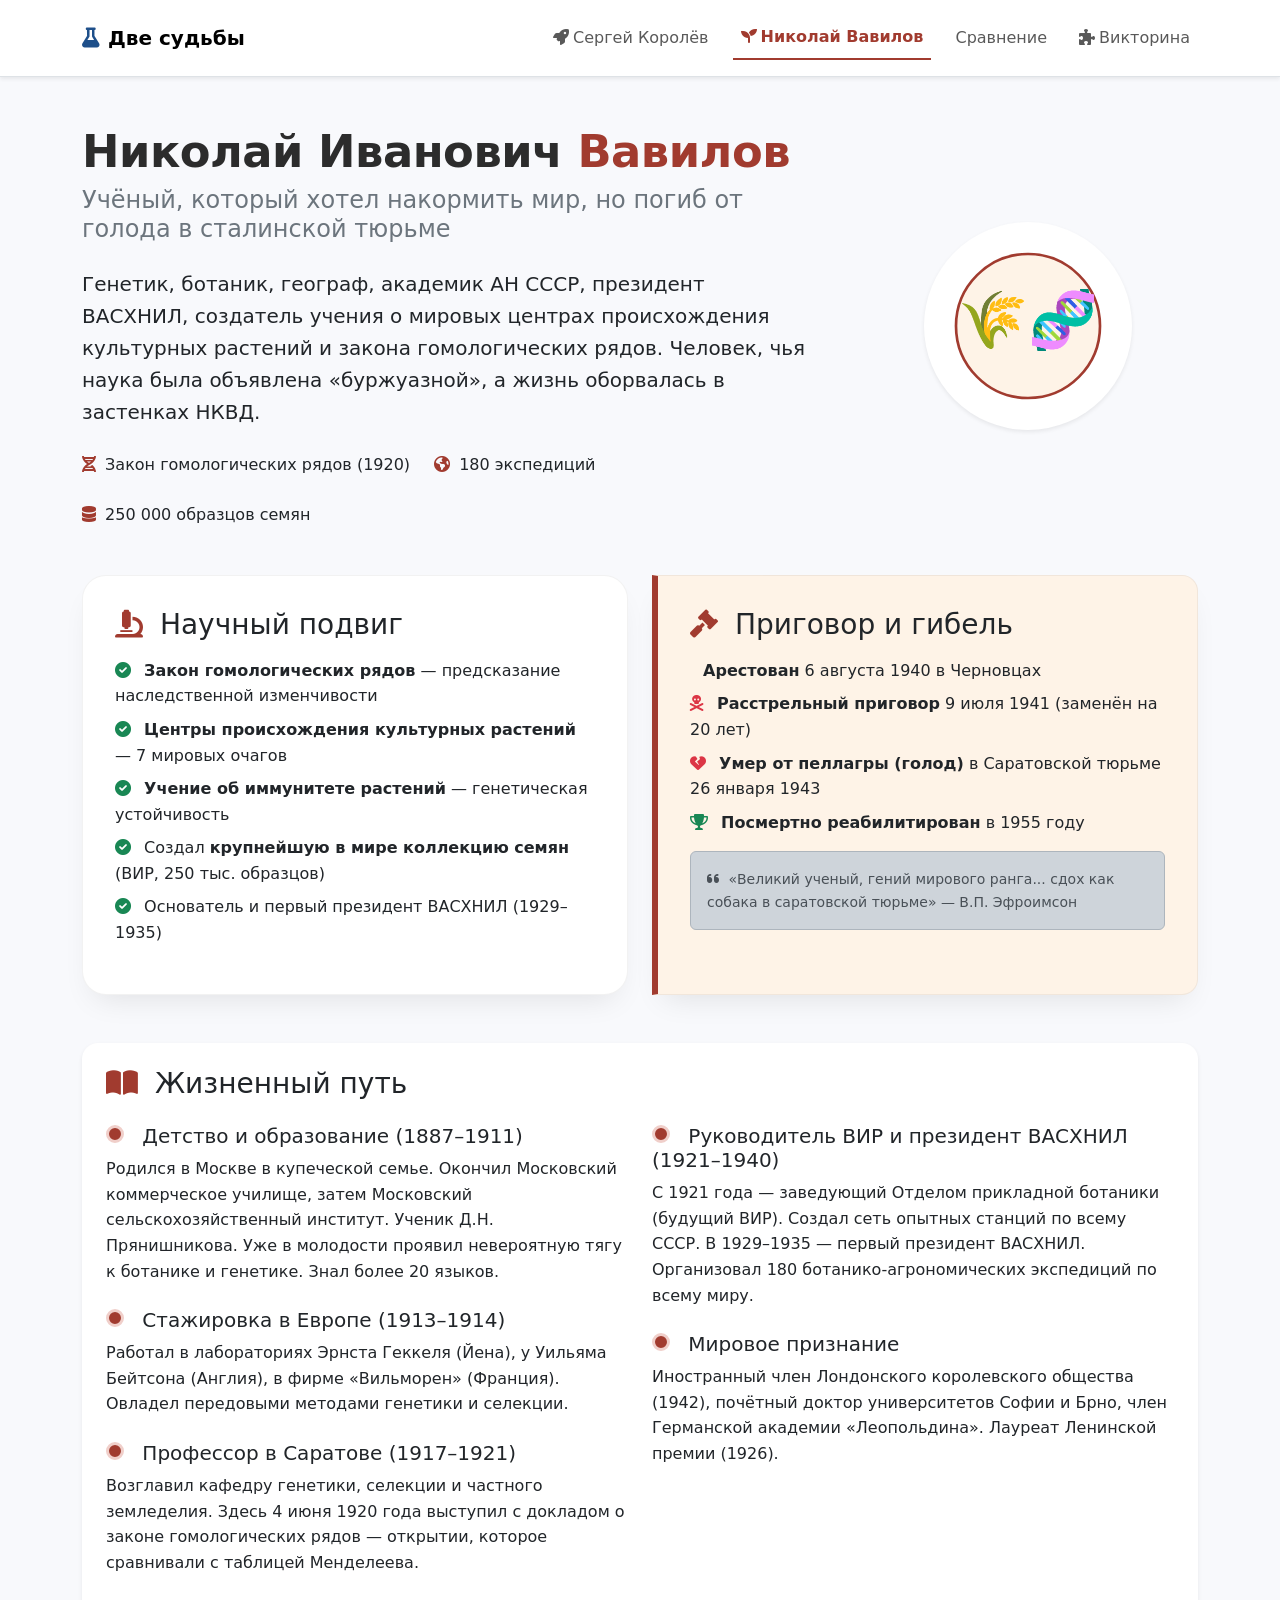
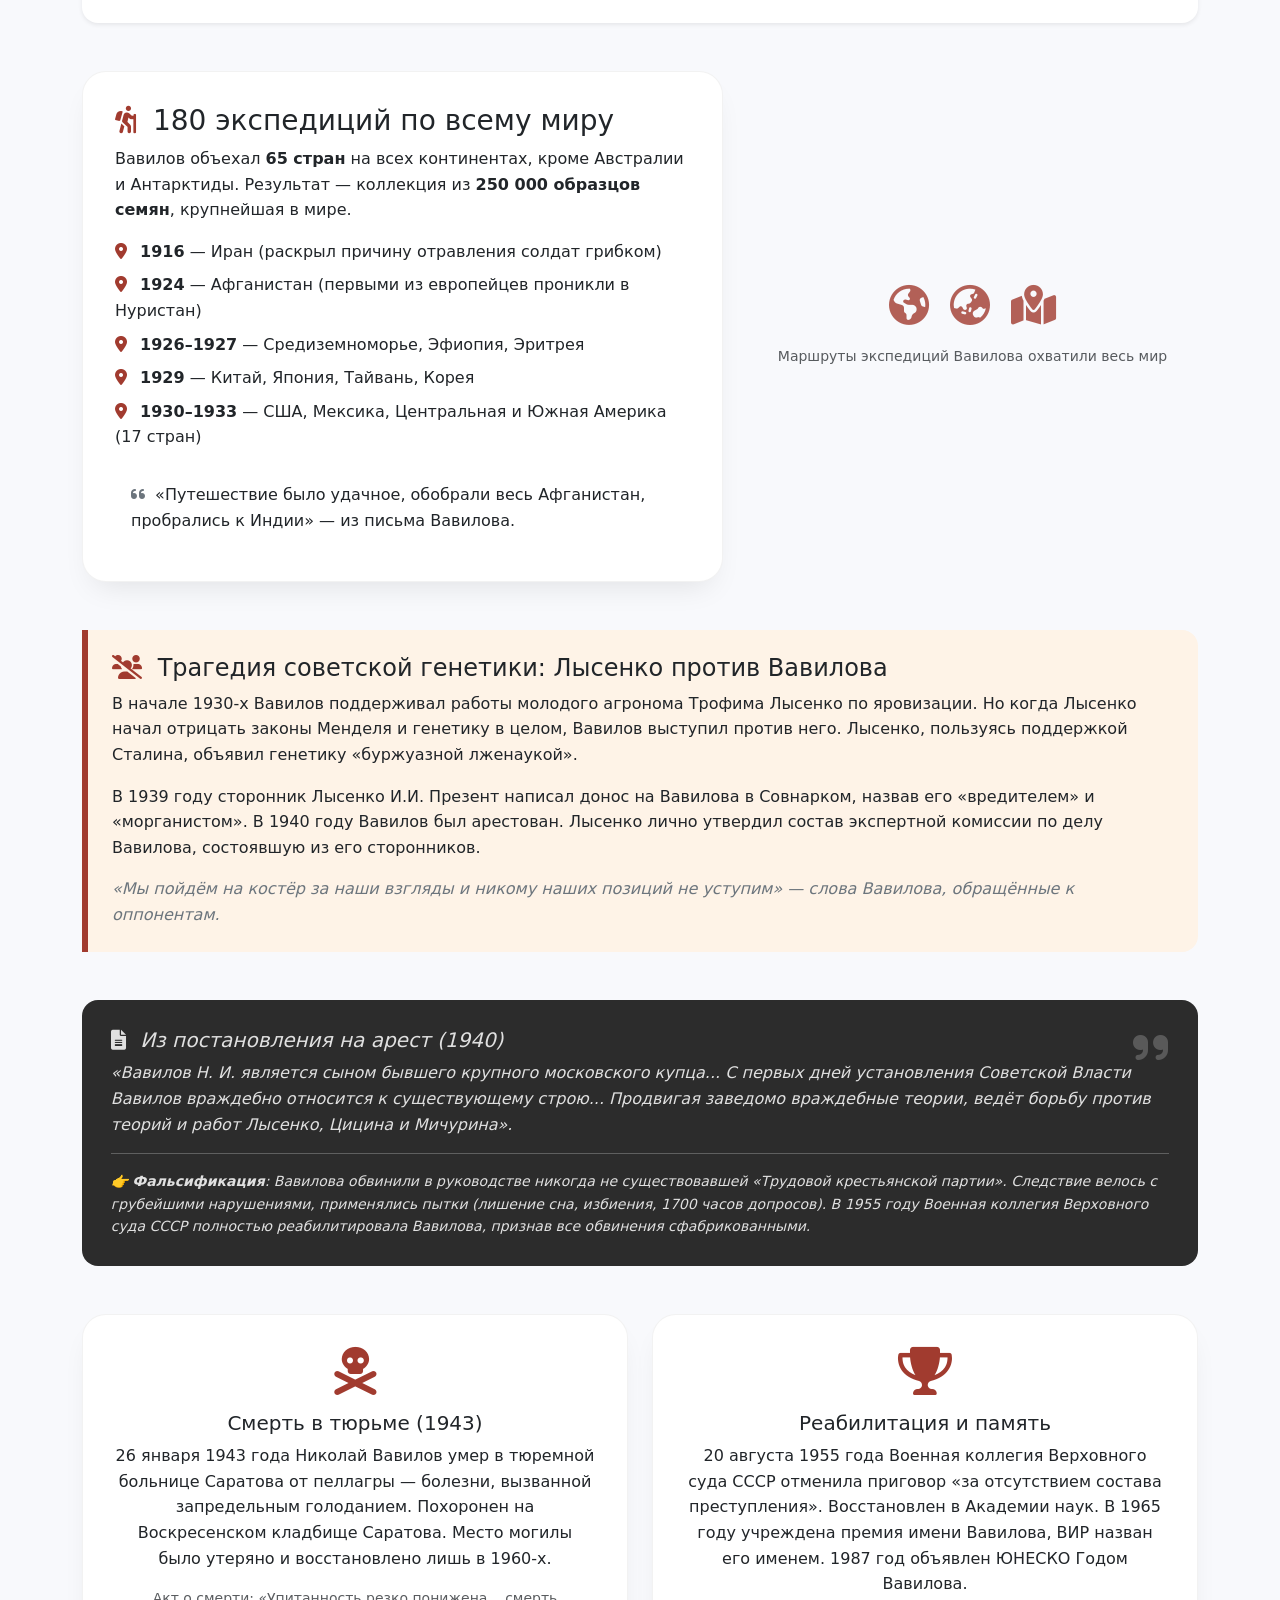
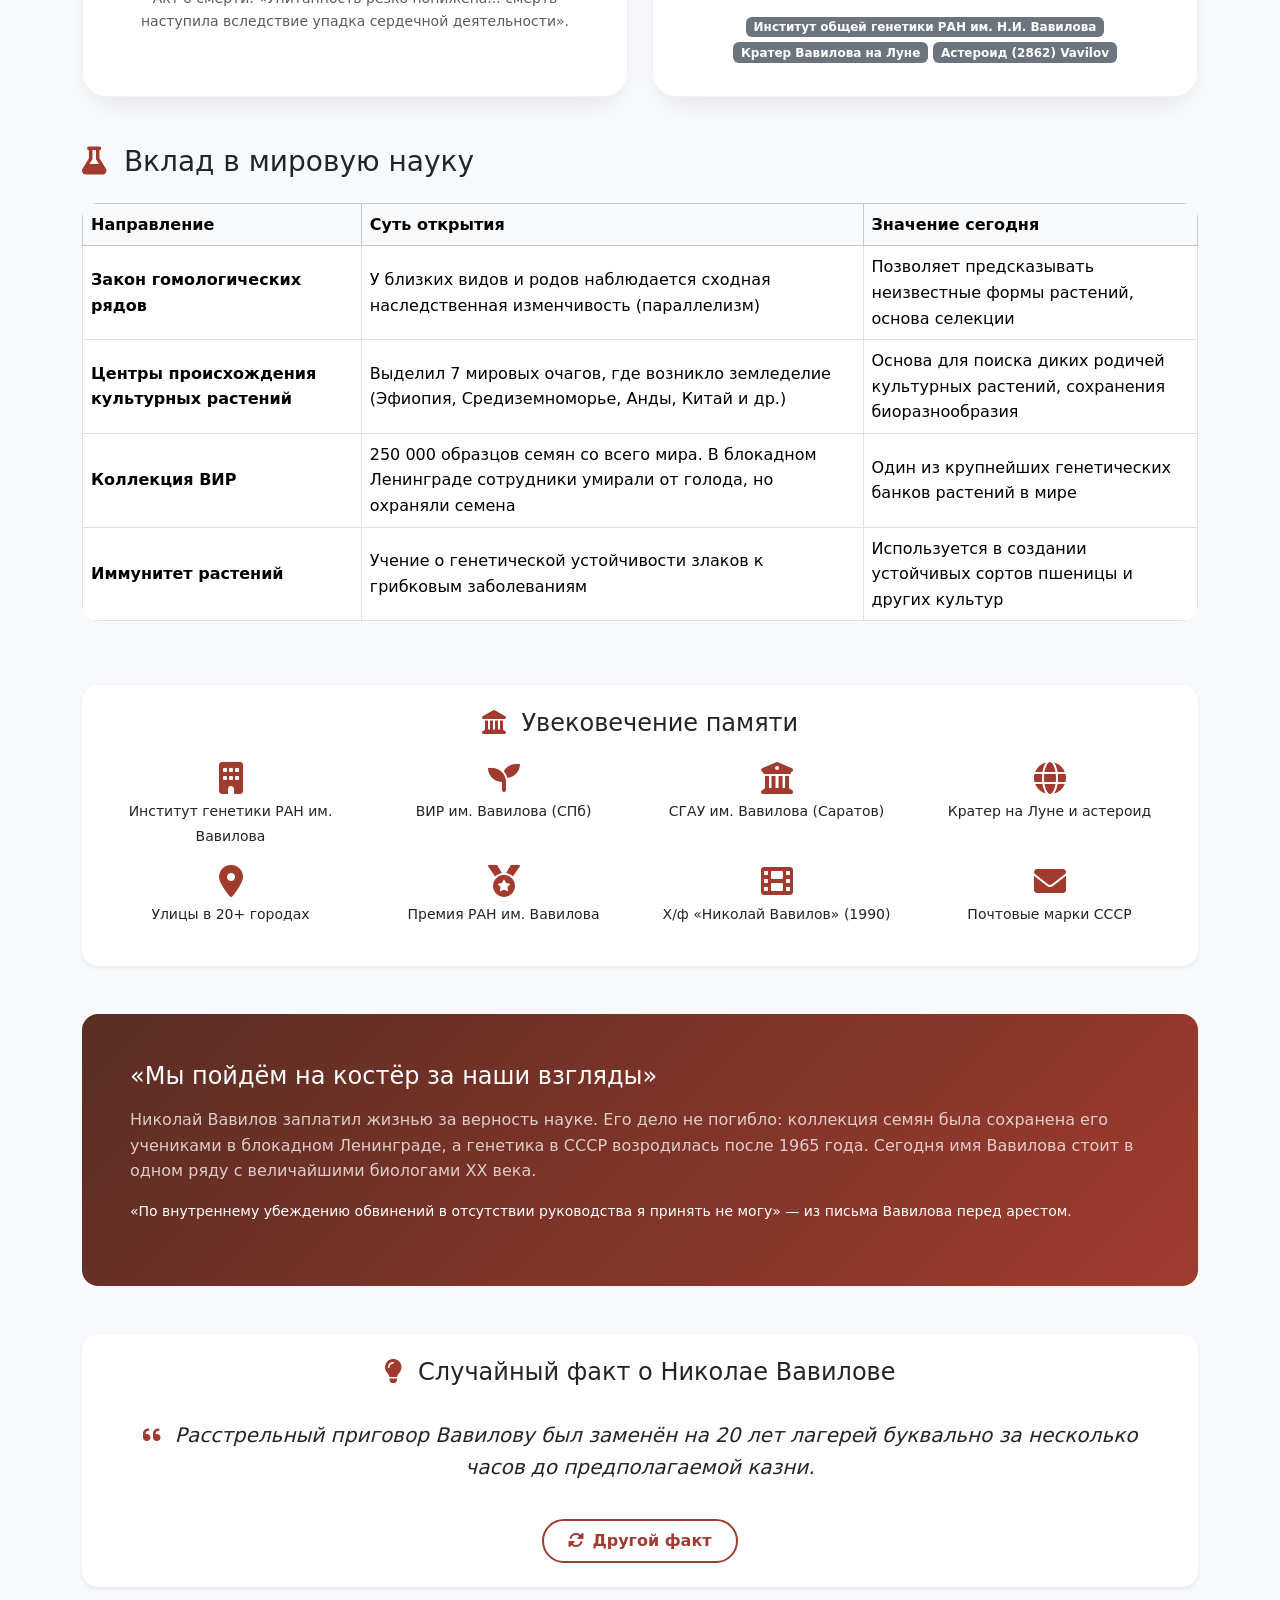
<file: vavilov.html>
<!DOCTYPE html>
<html lang="ru">
<head>
    <meta charset="UTF-8">
    <meta name="viewport" content="width=device-width, initial-scale=1.0">
    <title> Две судьбы | Николай Вавилов </title>
    <!-- Bootstrap 5 -->
    <link href="https://cdn.jsdelivr.net/npm/bootstrap@5.3.2/dist/css/bootstrap.min.css" rel="stylesheet">
    <!-- Font Awesome -->
    <link rel="stylesheet" href="https://cdnjs.cloudflare.com/ajax/libs/font-awesome/6.0.0-beta3/css/all.min.css">
    <style>
        body {
            background-color: #f8f9fc;
            font-family: 'Segoe UI', Roboto, system-ui, sans-serif;
            line-height: 1.6;
        }
        .vavilov-color { color: #a13b2f; }
        .vavilov-bg-light { background-color: #fef3e7; }
        .hero-title {
            font-weight: 700;
            font-size: 2.8rem;
            letter-spacing: -0.5px;
            color: #2c2c2c;
        }
        .section-card {
            background: white;
            border-radius: 1.5rem;
            padding: 2rem;
            box-shadow: 0 15px 30px -12px rgba(0,0,0,0.1);
            border: 1px solid rgba(0,0,0,0.05);
            height: 100%;
            transition: transform 0.2s;
        }
        .section-card:hover {
            transform: translateY(-4px);
        }
        .badge-science {
            background-color: #2b5f8a;
            color: white;
            font-weight: 500;
            padding: 6px 16px;
            border-radius: 40px;
        }
        .border-tragedy {
            border-left: 6px solid #a13b2f;
            background-color: #fef3e7;
            border-radius: 0 1rem 1rem 0;
        }
        .timeline-dot-red {
            width: 18px;
            height: 18px;
            background-color: #a13b2f;
            border-radius: 50%;
            display: inline-block;
            margin-right: 12px;
            border: 3px solid #f0cfca;
        }
        .prison-quote {
            background: #2c2c2c;
            color: #e0e0e0;
            border-radius: 1rem;
            padding: 1.8rem;
            font-style: italic;
        }
        .btn-outline-vavilov {
            border: 2px solid #a13b2f;
            color: #a13b2f;
            border-radius: 40px;
            padding: 8px 24px;
            font-weight: 600;
            transition: all 0.2s;
        }
        .btn-outline-vavilov:hover {
            background-color: #a13b2f;
            color: white;
        }
        .nav-link.active {
            font-weight: 600;
            border-bottom: 2px solid #a13b2f;
            color: #a13b2f !important;
        }
        footer a {
            color: #6c757d;
            text-decoration: none;
        }
        footer a:hover { color: #a13b2f; }
        .expedition-icon {
            font-size: 2.5rem;
            color: #a13b2f;
            opacity: 0.8;
        }
    </style>
</head>
<body>

    <!-- навигация -->
    <nav class="navbar navbar-expand-lg bg-white py-3 border-bottom shadow-sm">
        <div class="container">
            <a class="navbar-brand fw-bold" href="index.html">
                <i class="fas fa-flask me-2" style="color:#1e4f8a;"></i>Две судьбы
            </a>
            <button class="navbar-toggler" type="button" data-bs-toggle="collapse" data-bs-target="#navbarNav">
                <span class="navbar-toggler-icon"></span>
            </button>
            <div class="collapse navbar-collapse" id="navbarNav">
            <ul class="navbar-nav ms-auto align-items-center gap-3">
                <li class="nav-item"><a class="nav-link" href="korolev.html"><i class="fas fa-rocket korolev-color me-1"></i>Сергей Королёв</a></li>
                <li class="nav-item"><a class="nav-link active" href="vavilov.html"><i class="fas fa-seedling vavilov-color me-1"></i>Николай Вавилов</a></li>
                <li class="nav-item"><a class="nav-link" href="index.html">Сравнение</a></li>
                <li class="nav-item"><a class="nav-link" href="quiz.html"><i class="fas fa-puzzle-piece me-1"></i>Викторина</a></li>
            </ul>
        </div>
        </div>
    </nav>

    <div class="container mt-5">
        <div class="row align-items-center g-5">
            <div class="col-lg-8">
                <h1 class="hero-title">Николай Иванович <span class="vavilov-color">Вавилов</span></h1>
                <h4 class="text-secondary fw-light">Учёный, который хотел накормить мир, но погиб от голода в сталинской тюрьме</h4>
                <p class="lead mt-4">Генетик, ботаник, географ, академик АН СССР, президент ВАСХНИЛ, создатель учения о мировых центрах происхождения культурных растений и закона гомологических рядов. Человек, чья наука была объявлена «буржуазной», а жизнь оборвалась в застенках НКВД.</p>
                <div class="mt-4 d-flex flex-wrap gap-4">
                    <span><i class="fas fa-dna vavilov-color me-1"></i> Закон гомологических рядов (1920)</span>
                    <span><i class="fas fa-globe-americas vavilov-color me-1"></i> 180 экспедиций</span>
                    <span><i class="fas fa-database vavilov-color me-1"></i> 250 000 образцов семян</span>
                </div>
            </div>
            <div class="col-lg-4 text-center">
                <div class="bg-white rounded-circle p-4 shadow-sm d-inline-block">
                    <img src="data:image/svg+xml,%3Csvg xmlns='http://www.w3.org/2000/svg' viewBox='0 0 120 120'%3E%3Ccircle cx='60' cy='60' r='54' fill='%23fef3e7' stroke='%23a13b2f' stroke-width='2'/%3E%3Ctext x='60' y='70' font-size='42' text-anchor='middle' fill='%23a13b2f' font-family='Arial'%3E🌾🧬%3C/text%3E%3C/svg%3E" alt="Вавилов" style="width:160px;">
                </div>
            </div>
        </div>
    </div>

    <!--  КЛЮЧЕВЫЕ ФАКТЫ  -->
    <div class="container my-5">
        <div class="row g-4">
            <div class="col-md-6">
                <div class="section-card">
                    <h3><i class="fas fa-microscope vavilov-color me-2"></i> Научный подвиг</h3>
                    <ul class="list-unstyled mt-3">
                        <li class="mb-2"><i class="fas fa-check-circle text-success me-2"></i> <strong>Закон гомологических рядов</strong> — предсказание наследственной изменчивости</li>
                        <li class="mb-2"><i class="fas fa-check-circle text-success me-2"></i> <strong>Центры происхождения культурных растений</strong> — 7 мировых очагов</li>
                        <li class="mb-2"><i class="fas fa-check-circle text-success me-2"></i> <strong>Учение об иммунитете растений</strong> — генетическая устойчивость</li>
                        <li class="mb-2"><i class="fas fa-check-circle text-success me-2"></i> Создал <strong>крупнейшую в мире коллекцию семян</strong> (ВИР, 250 тыс. образцов)</li>
                        <li class="mb-2"><i class="fas fa-check-circle text-success me-2"></i> Основатель и первый президент ВАСХНИЛ (1929–1935)</li>
                    </ul>
                </div>
            </div>
            <div class="col-md-6">
                <div class="section-card border-tragedy">
                    <h3><i class="fas fa-gavel vavilov-color me-2"></i> Приговор и гибель</h3>
                    <ul class="list-unstyled mt-3">
                        <li class="mb-2"><i class="fas fa-handcuffs text-danger me-2"></i> <strong>Арестован</strong> 6 августа 1940 в Черновцах</li>
                        <li class="mb-2"><i class="fas fa-skull-crossbones text-danger me-2"></i> <strong>Расстрельный приговор</strong> 9 июля 1941 (заменён на 20 лет)</li>
                        <li class="mb-2"><i class="fas fa-heart-broken text-danger me-2"></i> <strong>Умер от пеллагры (голод)</strong> в Саратовской тюрьме 26 января 1943</li>
                        <li class="mb-2"><i class="fas fa-trophy text-success me-2"></i> <strong>Посмертно реабилитирован</strong> в 1955 году</li>
                    </ul>
                    <div class="alert alert-dark mt-3 small">
                        <i class="fas fa-quote-left me-1"></i> «Великий ученый, гений мирового ранга... сдох как собака в саратовской тюрьме» — В.П. Эфроимсон
                    </div>
                </div>
            </div>
        </div>
    </div>

    <!-- БИОГРАФИЯ -->
    <div class="container my-5">
        <div class="bg-white rounded-4 p-4 shadow-sm">
            <h3 class="mb-4"><i class="fas fa-book-open vavilov-color me-2"></i> Жизненный путь</h3>
            
            <div class="row g-4">
                <div class="col-md-6">
                    <div class="mb-4">
                        <h5><span class="timeline-dot-red"></span> Детство и образование (1887–1911)</h5>
                        <p>Родился в Москве в купеческой семье. Окончил Московский коммерческое училище, затем Московский сельскохозяйственный институт. Ученик Д.Н. Прянишникова. Уже в молодости проявил невероятную тягу к ботанике и генетике. Знал более 20 языков.</p>
                    </div>
                    <div class="mb-4">
                        <h5><span class="timeline-dot-red"></span> Стажировка в Европе (1913–1914)</h5>
                        <p>Работал в лабораториях Эрнста Геккеля (Йена), у Уильяма Бейтсона (Англия), в фирме «Вильморен» (Франция). Овладел передовыми методами генетики и селекции.</p>
                    </div>
                    <div class="mb-4">
                        <h5><span class="timeline-dot-red"></span> Профессор в Саратове (1917–1921)</h5>
                        <p>Возглавил кафедру генетики, селекции и частного земледелия. Здесь 4 июня 1920 года выступил с докладом о законе гомологических рядов — открытии, которое сравнивали с таблицей Менделеева.</p>
                    </div>
                </div>
                <div class="col-md-6">
                    <div class="mb-4">
                        <h5><span class="timeline-dot-red"></span> Руководитель ВИР и президент ВАСХНИЛ (1921–1940)</h5>
                        <p>С 1921 года — заведующий Отделом прикладной ботаники (будущий ВИР). Создал сеть опытных станций по всему СССР. В 1929–1935 — первый президент ВАСХНИЛ. Организовал 180 ботанико-агрономических экспедиций по всему миру.</p>
                    </div>
                    <div class="mb-4">
                        <h5><span class="timeline-dot-red"></span> Мировое признание</h5>
                        <p>Иностранный член Лондонского королевского общества (1942), почётный доктор университетов Софии и Брно, член Германской академии «Леопольдина». Лауреат Ленинской премии (1926).</p>
                    </div>
                </div>
            </div>
        </div>
    </div>

    <!--  ЭКСПЕДИЦИИ  -->
    <div class="container my-5">
        <div class="row g-4 align-items-center">
            <div class="col-md-7">
                <div class="section-card">
                    <h3><i class="fas fa-hiking vavilov-color me-2"></i> 180 экспедиций по всему миру</h3>
                    <p>Вавилов объехал <strong>65 стран</strong> на всех континентах, кроме Австралии и Антарктиды. Результат — коллекция из <strong>250 000 образцов семян</strong>, крупнейшая в мире.</p>
                    <ul class="list-unstyled mt-3">
                        <li class="mb-2"><i class="fas fa-map-marker-alt vavilov-color me-2"></i> <strong>1916</strong> — Иран (раскрыл причину отравления солдат грибком)</li>
                        <li class="mb-2"><i class="fas fa-map-marker-alt vavilov-color me-2"></i> <strong>1924</strong> — Афганистан (первыми из европейцев проникли в Нуристан)</li>
                        <li class="mb-2"><i class="fas fa-map-marker-alt vavilov-color me-2"></i> <strong>1926–1927</strong> — Средиземноморье, Эфиопия, Эритрея</li>
                        <li class="mb-2"><i class="fas fa-map-marker-alt vavilov-color me-2"></i> <strong>1929</strong> — Китай, Япония, Тайвань, Корея</li>
                        <li class="mb-2"><i class="fas fa-map-marker-alt vavilov-color me-2"></i> <strong>1930–1933</strong> — США, Мексика, Центральная и Южная Америка (17 стран)</li>
                    </ul>
                    <div class="bg-soft-warning p-3 rounded-3 mt-3">
                        <i class="fas fa-quote-left me-1 text-secondary"></i> «Путешествие было удачное, обобрали весь Афганистан, пробрались к Индии» — из письма Вавилова.
                    </div>
                </div>
            </div>
            <div class="col-md-5 text-center">
                <i class="fas fa-globe-americas expedition-icon"></i>
                <i class="fas fa-globe-asia expedition-icon ms-3"></i>
                <i class="fas fa-map-marked-alt expedition-icon ms-3 mt-3 d-inline-block"></i>
                <p class="mt-3 text-muted"><small>Маршруты экспедиций Вавилова охватили весь мир</small></p>
            </div>
        </div>
    </div>

    <!-- КОНФЛИКТ С ЛЫСЕНКО  -->
    <div class="container my-5">
        <div class="border-tragedy p-4">
            <h4><i class="fas fa-users-slash vavilov-color me-2"></i> Трагедия советской генетики: Лысенко против Вавилова</h4>
            <p>В начале 1930-х Вавилов поддерживал работы молодого агронома Трофима Лысенко по яровизации. Но когда Лысенко начал отрицать законы Менделя и генетику в целом, Вавилов выступил против него. Лысенко, пользуясь поддержкой Сталина, объявил генетику «буржуазной лженаукой».</p>
            <p>В 1939 году сторонник Лысенко И.И. Презент написал донос на Вавилова в Совнарком, назвав его «вредителем» и «морганистом». В 1940 году Вавилов был арестован. Лысенко лично утвердил состав экспертной комиссии по делу Вавилова, состоявшую из его сторонников.</p>
            <p class="mb-0 fst-italic text-secondary mt-3">«Мы пойдём на костёр за наши взгляды и никому наших позиций не уступим» — слова Вавилова, обращённые к оппонентам.</p>
        </div>
    </div>

    <!-- АРЕСТ И СЛЕДСТВИЕ -->
    <div class="container my-5">
        <div class="row">
            <div class="col-12">
                <div class="prison-quote">
                    <i class="fas fa-quote-right float-end fs-1 opacity-25"></i>
                    <h5><i class="fas fa-file-alt me-2"></i> Из постановления на арест (1940)</h5>
                    <p>«Вавилов Н. И. является сыном бывшего крупного московского купца... С первых дней установления Советской Власти Вавилов враждебно относится к существующему строю... Продвигая заведомо враждебные теории, ведёт борьбу против теорий и работ Лысенко, Цицина и Мичурина».</p>
                    <hr class="border-light">
                    <p class="small mb-0">👉 <strong>Фальсификация</strong>: Вавилова обвинили в руководстве никогда не существовавшей «Трудовой крестьянской партии». Следствие велось с грубейшими нарушениями, применялись пытки (лишение сна, избиения, 1700 часов допросов). В 1955 году Военная коллегия Верховного суда СССР полностью реабилитировала Вавилова, признав все обвинения сфабрикованными.</p>
                </div>
            </div>
        </div>
    </div>

    <!-- СМЕРТЬ И РЕАБИЛИТАЦИЯ -->
    <div class="container my-5">
        <div class="row g-4">
            <div class="col-md-6">
                <div class="section-card text-center">
                    <i class="fas fa-skull-crossbones fa-3x vavilov-color mb-3"></i>
                    <h5>Смерть в тюрьме (1943)</h5>
                    <p>26 января 1943 года Николай Вавилов умер в тюремной больнице Саратова от пеллагры — болезни, вызванной запредельным голоданием. Похоронен на Воскресенском кладбище Саратова. Место могилы было утеряно и восстановлено лишь в 1960-х.</p>
                    <div class="small text-muted mt-2">Акт о смерти: «Упитанность резко понижена... смерть наступила вследствие упадка сердечной деятельности».</div>
                </div>
            </div>
            <div class="col-md-6">
                <div class="section-card text-center">
                    <i class="fas fa-trophy fa-3x vavilov-color mb-3"></i>
                    <h5>Реабилитация и память</h5>
                    <p>20 августа 1955 года Военная коллегия Верховного суда СССР отменила приговор «за отсутствием состава преступления». Восстановлен в Академии наук. В 1965 году учреждена премия имени Вавилова, ВИР назван его именем. 1987 год объявлен ЮНЕСКО Годом Вавилова.</p>
                    <div class="mt-3">
                        <span class="badge bg-secondary">Институт общей генетики РАН им. Н.И. Вавилова</span>
                        <span class="badge bg-secondary mt-1">Кратер Вавилова на Луне</span>
                        <span class="badge bg-secondary mt-1">Астероид (2862) Vavilov</span>
                    </div>
                </div>
            </div>
        </div>
    </div>

    <!-- НАУЧНЫЕ ТРУДЫ (ТАБЛИЦА) -->
    <div class="container my-5">
        <h3 class="mb-4"><i class="fas fa-flask vavilov-color me-2"></i> Вклад в мировую науку</h3>
        <div class="table-responsive">
            <table class="table table-bordered align-middle bg-white rounded-4 overflow-hidden">
                <thead class="table-light">
                    <tr><th style="width: 25%">Направление</th><th style="width: 45%">Суть открытия</th><th style="width: 30%">Значение сегодня</th></tr>
                </thead>
                <tbody>
                    <tr><td class="fw-bold">Закон гомологических рядов</td><td>У близких видов и родов наблюдается сходная наследственная изменчивость (параллелизм)</td><td>Позволяет предсказывать неизвестные формы растений, основа селекции</td></tr>
                    <tr><td class="fw-bold">Центры происхождения культурных растений</td><td>Выделил 7 мировых очагов, где возникло земледелие (Эфиопия, Средиземноморье, Анды, Китай и др.)</td><td>Основа для поиска диких родичей культурных растений, сохранения биоразнообразия</td></tr>
                    <tr><td class="fw-bold">Коллекция ВИР</td><td>250 000 образцов семян со всего мира. В блокадном Ленинграде сотрудники умирали от голода, но охраняли семена</td><td>Один из крупнейших генетических банков растений в мире</td></tr>
                    <tr><td class="fw-bold">Иммунитет растений</td><td>Учение о генетической устойчивости злаков к грибковым заболеваниям</td><td>Используется в создании устойчивых сортов пшеницы и других культур</td></tr>
                </tbody>
            </table>
        </div>
    </div>

    <!-- Память -->
    <div class="container my-5">
        <div class="bg-white rounded-4 p-4 shadow-sm text-center">
            <h4><i class="fas fa-landmark vavilov-color me-2"></i> Увековечение памяти</h4>
            <div class="row mt-4">
                <div class="col-md-3 col-6 mb-3"><i class="fas fa-building fa-2x vavilov-color"></i><br><small>Институт генетики РАН им. Вавилова</small></div>
                <div class="col-md-3 col-6 mb-3"><i class="fas fa-seedling fa-2x vavilov-color"></i><br><small>ВИР им. Вавилова (СПб)</small></div>
                <div class="col-md-3 col-6 mb-3"><i class="fas fa-university fa-2x vavilov-color"></i><br><small>СГАУ им. Вавилова (Саратов)</small></div>
                <div class="col-md-3 col-6 mb-3"><i class="fas fa-globe fa-2x vavilov-color"></i><br><small>Кратер на Луне и астероид</small></div>
                <div class="col-md-3 col-6 mb-3"><i class="fas fa-map-marker-alt fa-2x vavilov-color"></i><br><small>Улицы в 20+ городах</small></div>
                <div class="col-md-3 col-6 mb-3"><i class="fas fa-medal fa-2x vavilov-color"></i><br><small>Премия РАН им. Вавилова</small></div>
                <div class="col-md-3 col-6 mb-3"><i class="fas fa-film fa-2x vavilov-color"></i><br><small>Х/ф «Николай Вавилов» (1990)</small></div>
                <div class="col-md-3 col-6 mb-3"><i class="fas fa-envelope fa-2x vavilov-color"></i><br><small>Почтовые марки СССР</small></div>
            </div>
        </div>
    </div>

    <!-- Вывод -->
    <div class="container my-5">
        <div class="p-5 text-white rounded-4" style="background: linear-gradient(135deg, #5a2d23 0%, #a13b2f 100%);">
            <h4 class="fw-light">«Мы пойдём на костёр за наши взгляды»</h4>
            <p class="mt-3 opacity-75">Николай Вавилов заплатил жизнью за верность науке. Его дело не погибло: коллекция семян была сохранена его учениками в блокадном Ленинграде, а генетика в СССР возродилась после 1965 года. Сегодня имя Вавилова стоит в одном ряду с величайшими биологами XX века.</p>
            <p class="mt-2 small">«По внутреннему убеждению обвинений в отсутствии руководства я принять не могу» — из письма Вавилова перед арестом.</p>
        </div>
    </div>

<!-- БЛОК СЛУЧАЙНОГО ФАКТА О ВАВИЛОВЕ -->
<div class="container my-5">
    <div class="bg-white rounded-4 p-4 shadow-sm text-center">
        <h4 class="mb-3"><i class="fas fa-lightbulb vavilov-color me-2"></i> Случайный факт о Николае Вавилове</h4>
        <div id="randomFactVavilov" class="lead fst-italic p-3" style="min-height: 100px;">
            Нажмите на кнопку, чтобы узнать интересный факт.
        </div>
        <button id="newFactVavilov" class="btn btn-outline-vavilov mt-3"><i class="fas fa-sync-alt me-2"></i>Другой факт</button>
    </div>
</div>

<script>
    (function() {
        const facts = [
            "Вавилов знал более 20 языков, чтобы читать научную литературу в оригинале.",
            "Во время блокады Ленинграда сотрудники ВИР умирали от голода, но сохранили коллекцию семян Вавилова, не съев ни зёрнышка.",
            "Вавилов был арестован в Черновцах 6 августа 1940 года, когда собирал образцы растений.",
            "Расстрельный приговор Вавилову был заменён на 20 лет лагерей буквально за несколько часов до предполагаемой казни.",
            "Вавилов лично организовал 180 ботанических экспедиций в 65 стран мира.",
            "В Иране в 1916 году Вавилов раскрыл причину отравления русских солдат — это был спорынья в муке.",
            "Вавилов был избран иностранным членом Лондонского королевского общества в 1942 году — уже находясь в тюрьме.",
            "После смерти Вавилова его ученица Елена Барулина хранила его рукописи, зашив их в матрас."
        ];
        const factDiv = document.getElementById('randomFactVavilov');
        const btn = document.getElementById('newFactVavilov');

        function showRandomFact() {
            const randomIndex = Math.floor(Math.random() * facts.length);
            factDiv.innerHTML = `<i class="fas fa-quote-left me-2 vavilov-color"></i> ${facts[randomIndex]}`;
        }
        if (btn) btn.addEventListener('click', showRandomFact);
        showRandomFact();
    })();
</script>

    <script src="https://cdn.jsdelivr.net/npm/bootstrap@5.3.2/dist/js/bootstrap.bundle.min.js"></script>
</body>
</html>
</file>
<file: style.css>
body {
            background-color: #f8f9fc;
            font-family: 'Segoe UI', Roboto, system-ui, sans-serif;
            line-height: 1.6;
        }
        .hero-title {
            font-weight: 700;
            font-size: 2.8rem;
            letter-spacing: -0.5px;
            color: #1a2b4c;
        }
        .korolev-color { color: #1e4f8a; }
        .vavilov-color { color: #a13b2f; }
        
        .section-card {
            background: white;
            border-radius: 1.5rem;
            padding: 2rem;
            box-shadow: 0 15px 30px -12px rgba(0,20,40,0.15);
            border: 1px solid rgba(0,40,80,0.08);
            transition: all 0.2s ease;
            height: 100%;
        }
        .section-card:hover {
            transform: translateY(-4px);
            box-shadow: 0 25px 40px -15px rgba(0,30,70,0.2);
        }
        .bg-soft-primary { background-color: #e9ecf6; }
        .bg-soft-warning { background-color: #fef3e7; }
        
        .border-accent-left {
            border-left: 6px solid #1e4f8a;
            padding-left: 1.5rem;
            background-color: #f1f5fb;
            border-radius: 0 1rem 1rem 0;
        }
        .badge-science {
            background-color: #2b5f8a;
            color: white;
            font-weight: 500;
            padding: 6px 16px;
            border-radius: 40px;
        }
        .btn-outline-science {
            border: 2px solid #1e4f8a;
            color: #1e4f8a;
            border-radius: 40px;
            padding: 8px 24px;
            font-weight: 600;
            transition: all 0.2s;
        }
        .btn-outline-science:hover {
            background-color: #1e4f8a;
            color: white;
        }
        .btn-outline-vavilov {
            border: 2px solid #a13b2f;
            color: #a13b2f;
            border-radius: 40px;
            padding: 8px 24px;
            font-weight: 600;
        }
        .btn-outline-vavilov:hover {
            background-color: #a13b2f;
            color: white;
        }
        .comparison-table td {
            padding: 1rem 0.5rem;
            border-bottom: 1px solid #dee2e8;
        }
        .timeline-year {
            font-size: 1.1rem;
            font-weight: 700;
        }
        .timeline-dot {
            width: 12px;
            height: 12px;
            border-radius: 50%;
            display: inline-block;
            margin-right: 10px;
        }
        .timeline-dot.blue { background-color: #1e4f8a; }
        .timeline-dot.red { background-color: #a13b2f; }
        footer a {
            color: #6c757d;
            text-decoration: none;
        }
        footer a:hover { color: #1e4f8a; }
        .nav-link.active {
            font-weight: 600;
            border-bottom: 2px solid #1e4f8a;
        }
</file>
